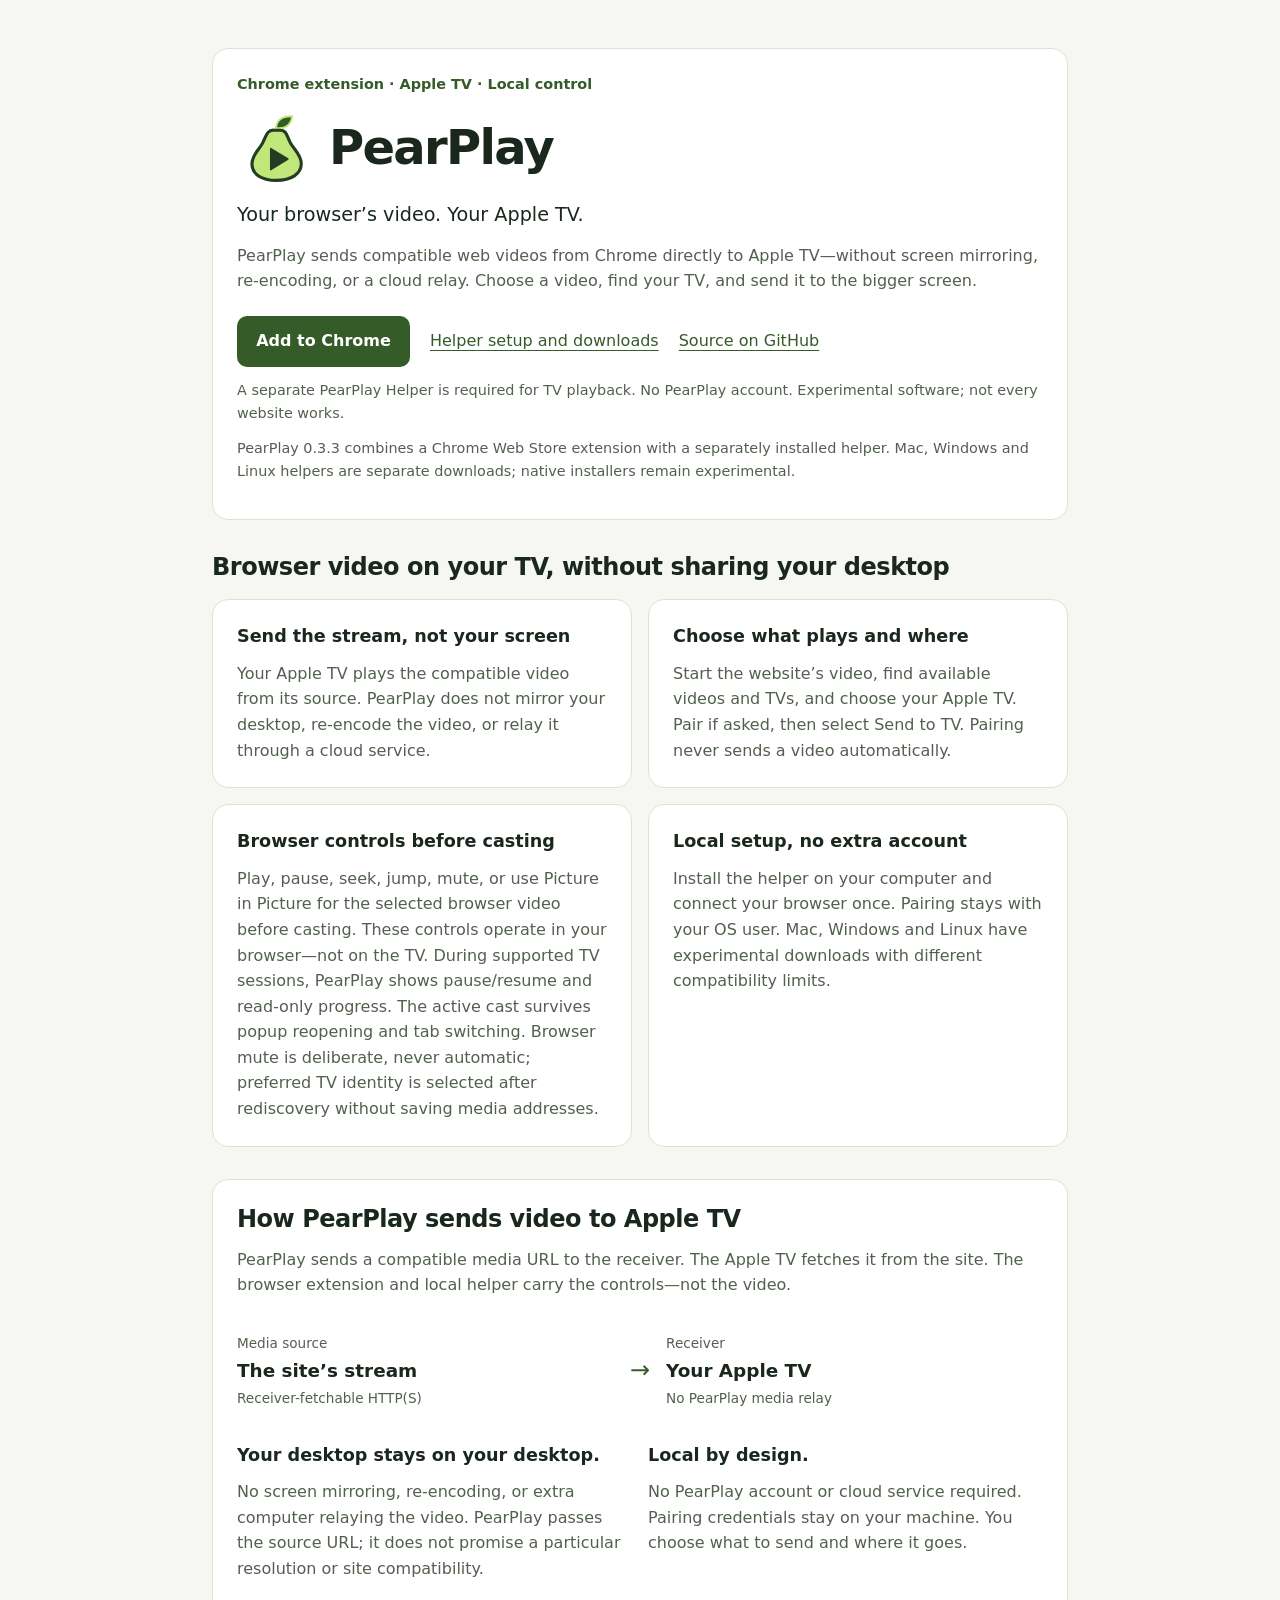
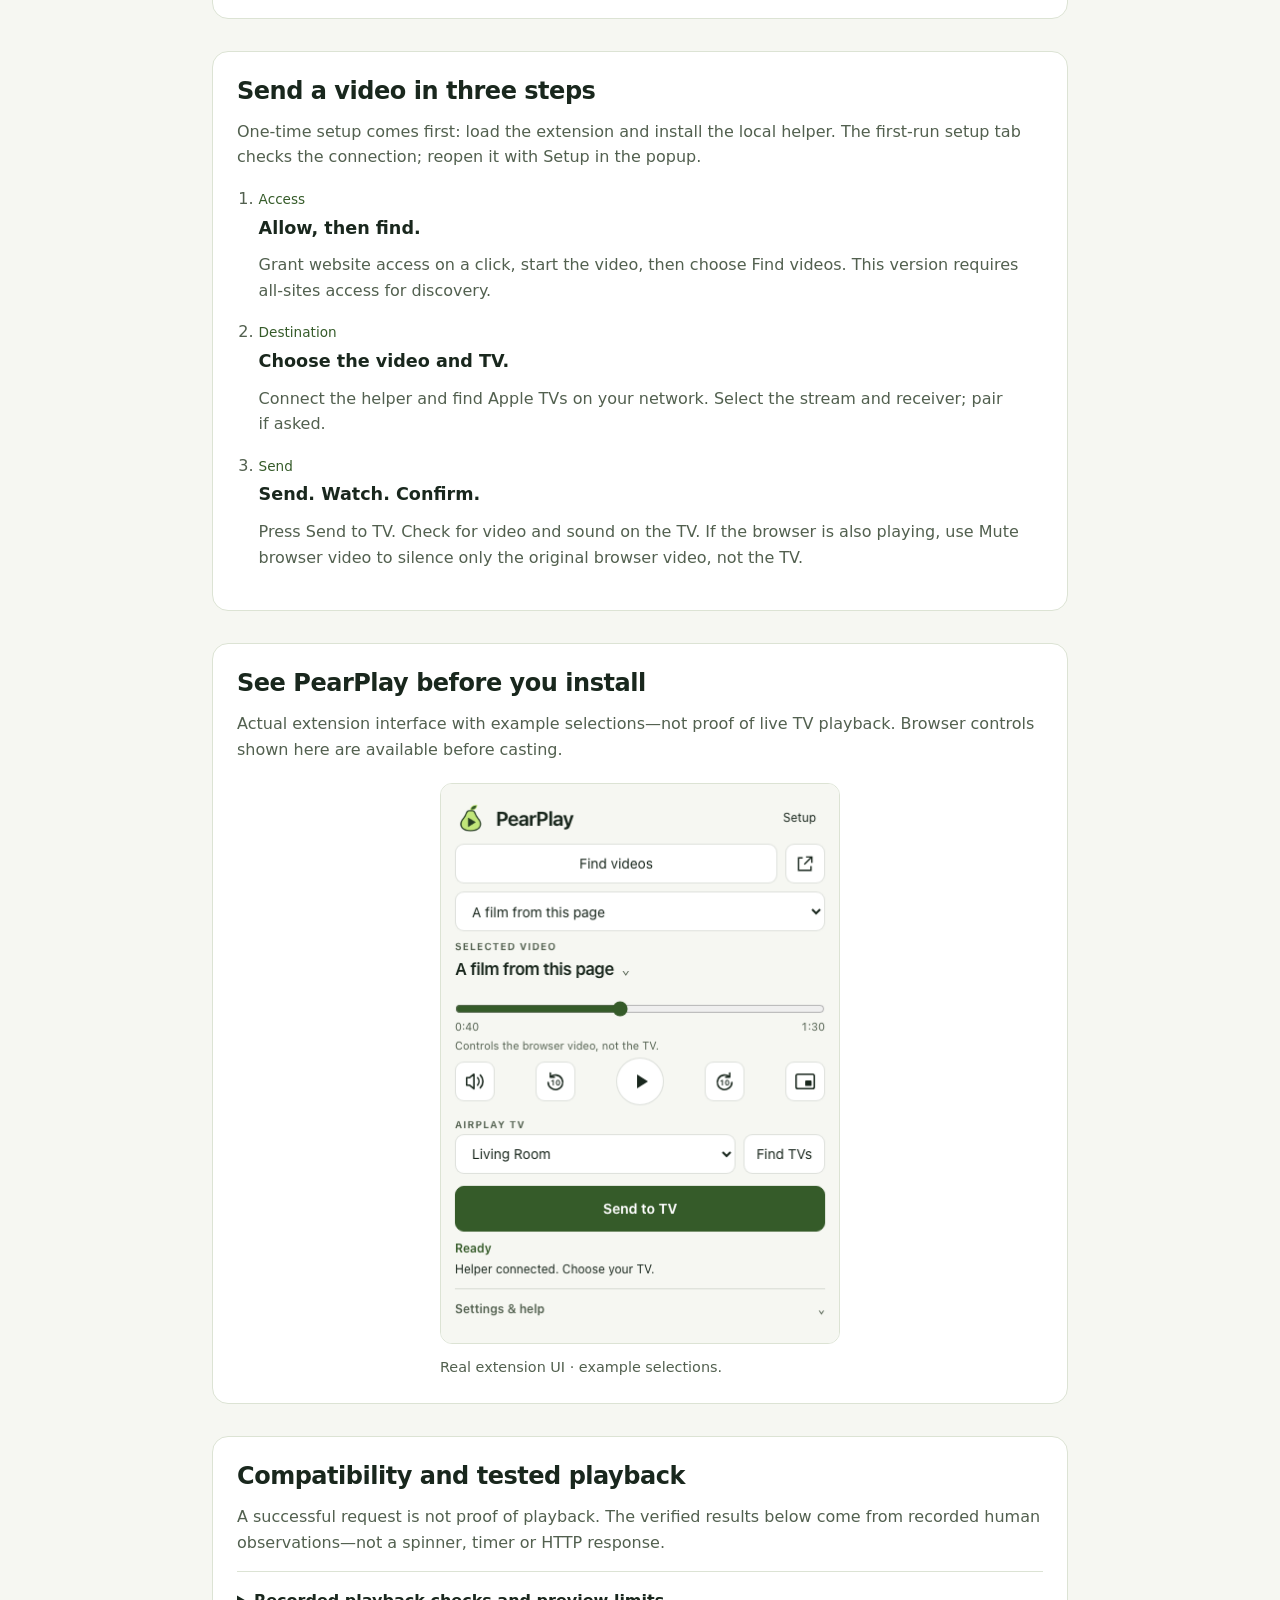
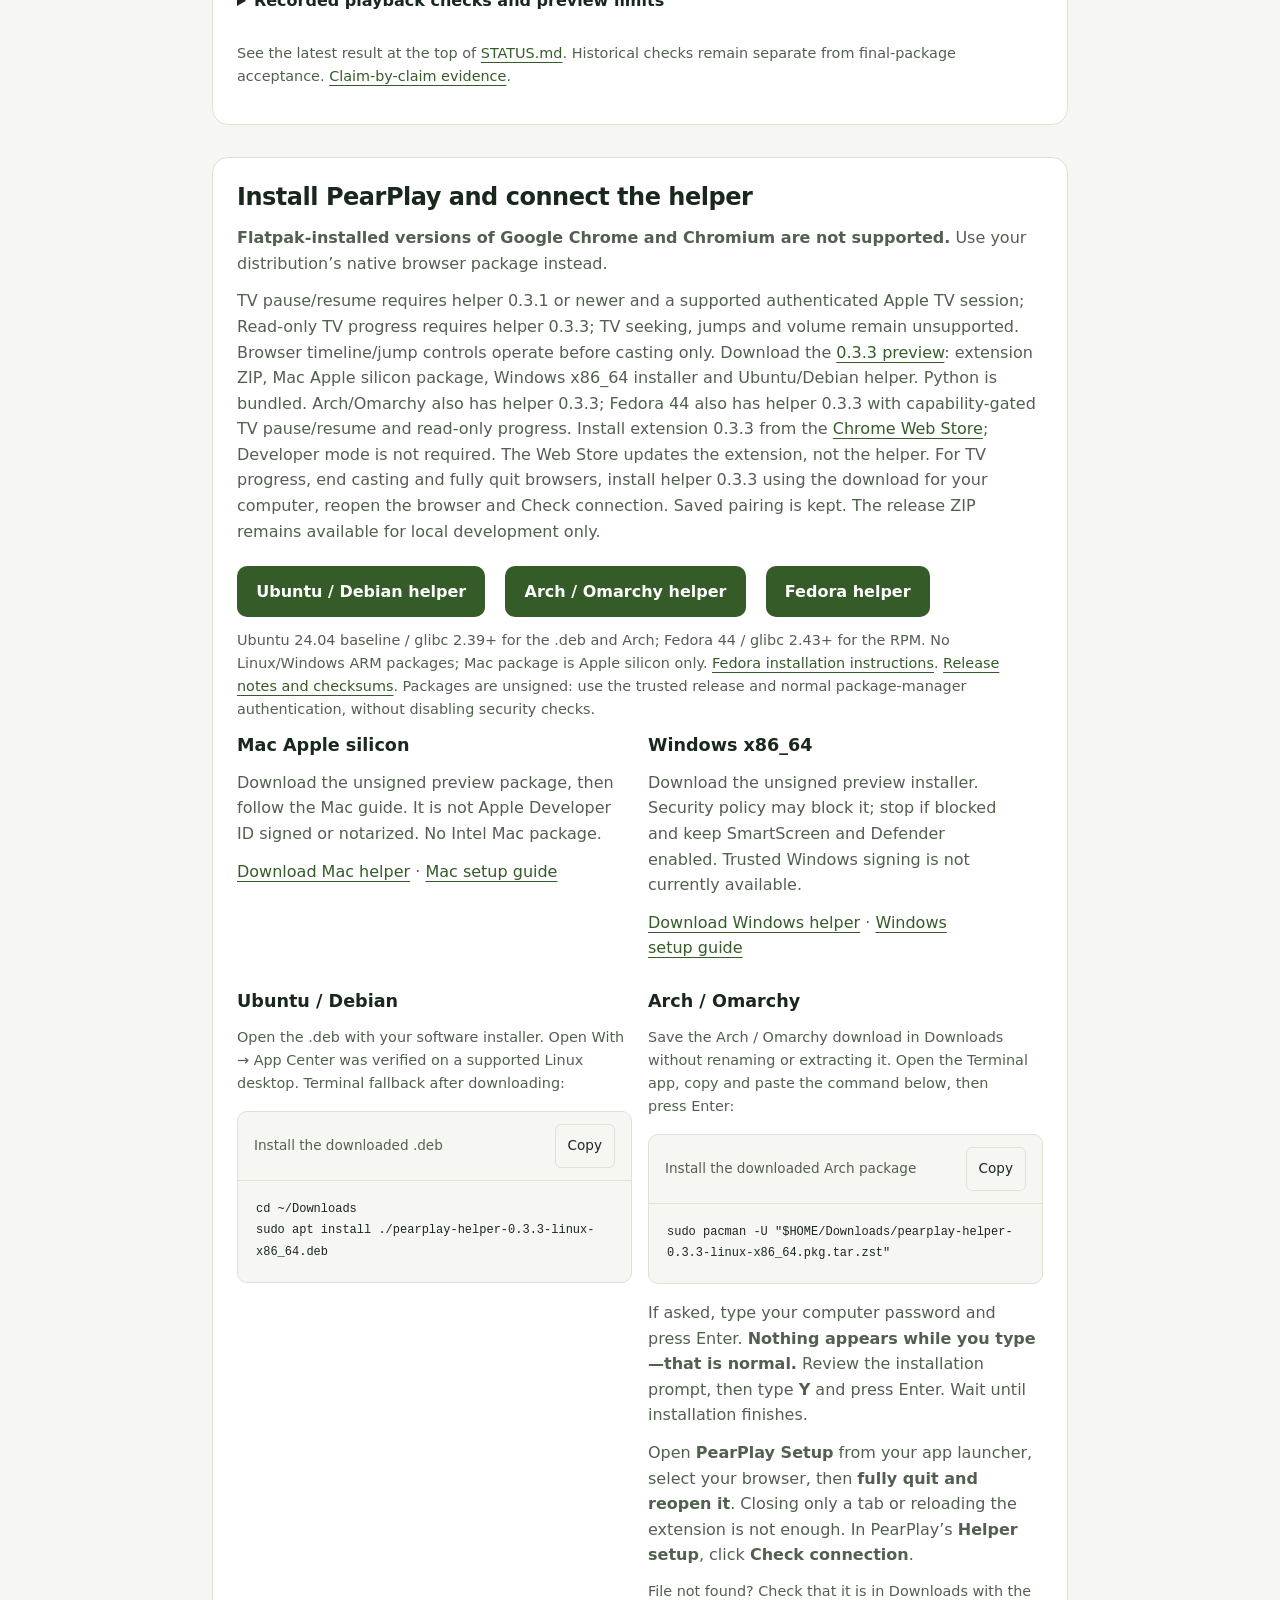
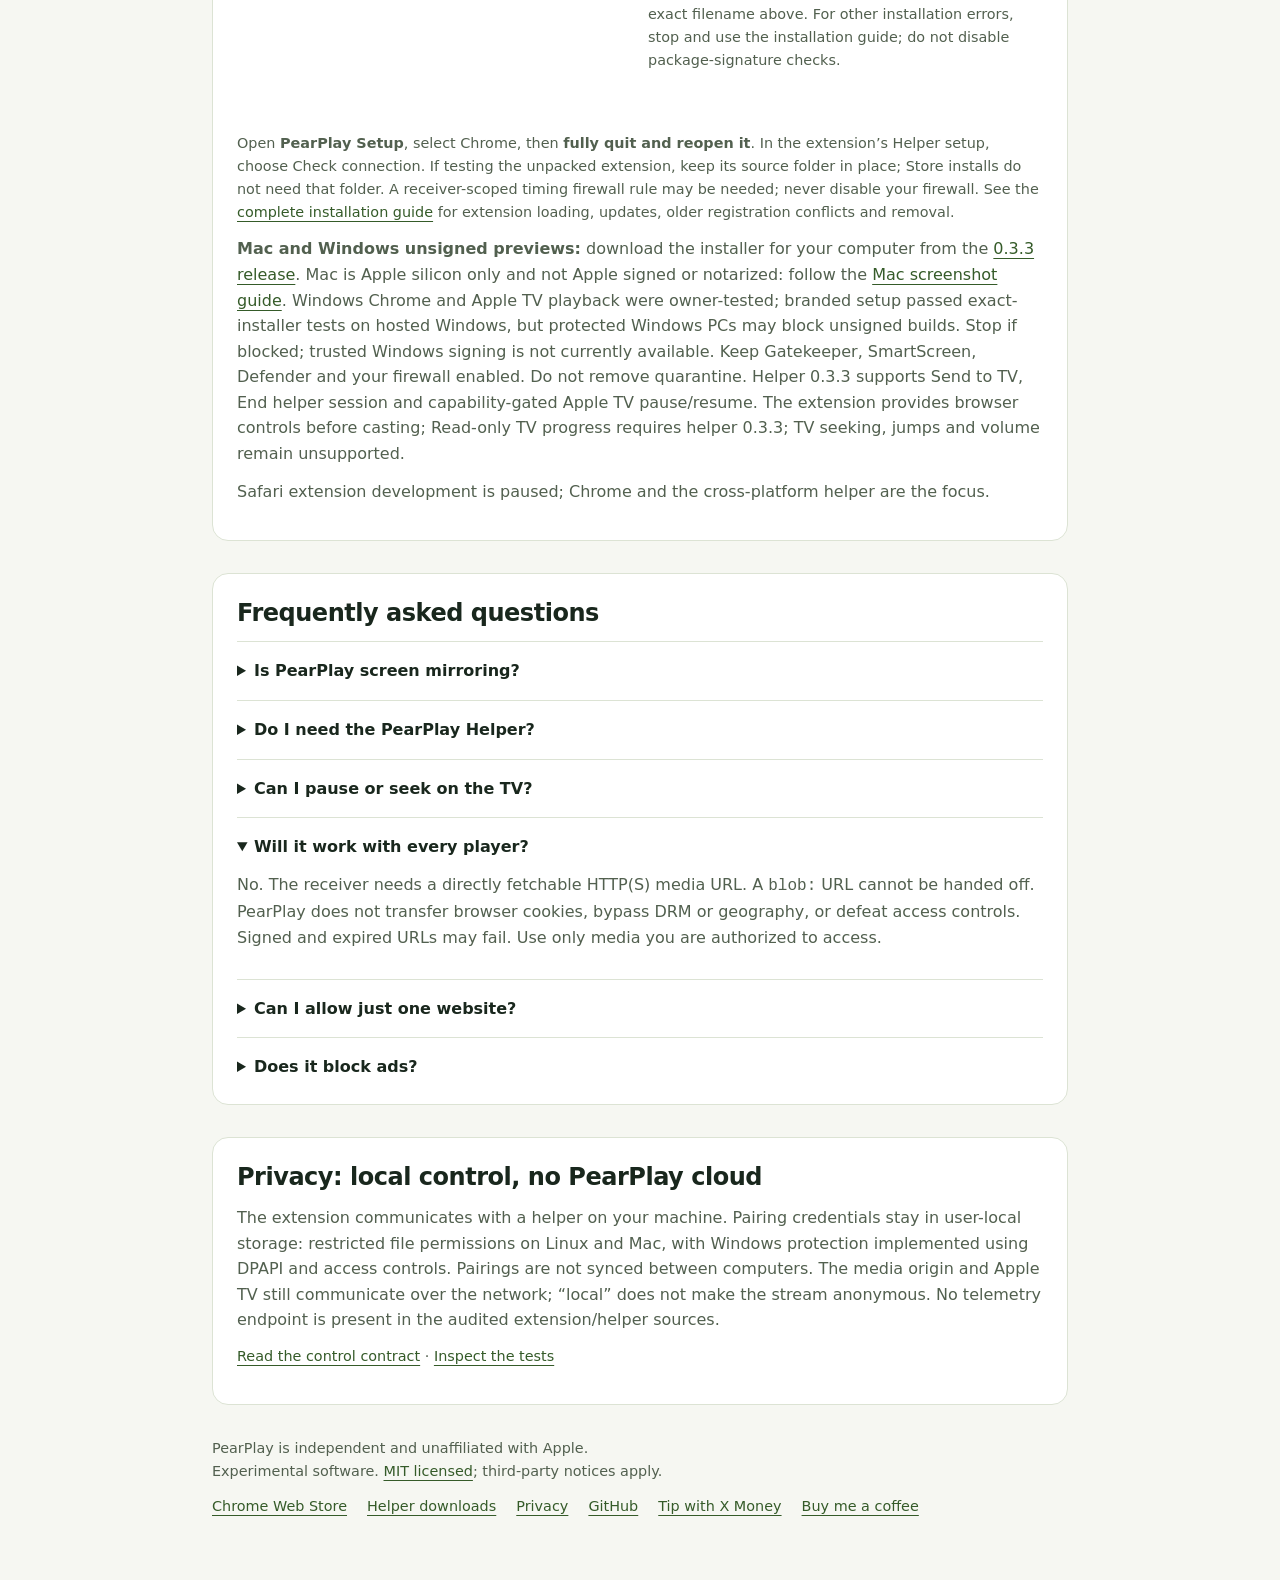
<file: docs/index.html>
<!doctype html>
<html lang="en"><head><meta charset="utf-8"><meta name="viewport" content="width=device-width,initial-scale=1">
<meta name="description" content="PearPlay is a Chrome extension for sending compatible web videos to Apple TV without screen mirroring. A local helper is required. Mac, Windows and Linux preview.">
<link rel="canonical" href="https://jcarcinogen.github.io/PearPlay/">
<meta property="og:type" content="website">
<meta property="og:site_name" content="PearPlay">
<meta property="og:url" content="https://jcarcinogen.github.io/PearPlay/">
<meta name="twitter:card" content="summary_large_image">
<meta property="og:title" content="PearPlay — Send Browser Video to Apple TV">
<meta property="og:description" content="Send compatible web videos from Chrome to Apple TV. No screen mirroring or cloud relay. Separate local helper required.">
<meta property="og:image" content="https://jcarcinogen.github.io/PearPlay/social-preview.png">
<meta name="color-scheme" content="dark light"><title>PearPlay — Send Browser Video to Apple TV</title>
<style>
:root{color-scheme:dark;--bg:#111914;--surface:#1a251d;--ink:#f4f7ed;--muted:#bac7b2;--accent:#c1e67a;--accent-ink:#172310;--line:#344639;font-family:system-ui,-apple-system,BlinkMacSystemFont,"Segoe UI",sans-serif}
*{box-sizing:border-box}html{scroll-padding-top:24px;-webkit-font-smoothing:antialiased}body{background:var(--bg);color:var(--ink);margin:0;font-size:16px;line-height:1.6}a{color:var(--accent);text-underline-offset:4px}a:hover{text-decoration-thickness:2px}button{font:inherit}a:focus-visible,button:focus-visible,summary:focus-visible{outline:3px solid var(--accent);outline-offset:4px}::selection{background:var(--accent);color:var(--accent-ink)}.wrap{max-width:56rem;margin:auto;padding:3rem 1.25rem 4rem}.card,section{background:var(--surface);border:1px solid var(--line);border-radius:16px;padding:1.5rem}section{margin-top:2rem}.hero{padding:1.5rem}.brand{display:flex;align-items:center;gap:.75rem;margin-bottom:.4rem}.brand img{width:clamp(3.5rem,7vw,5rem);height:auto;flex:none}.eyebrow{font-size:.9rem;font-weight:650;color:var(--accent);margin:0 0 .75rem}h1{font-size:clamp(2rem,5vw,3rem);line-height:1.15;letter-spacing:-.035em;margin:0;min-width:0}h2{font-size:1.5rem;line-height:1.3;letter-spacing:-.02em;margin:0 0 .75rem}h3{font-size:1.1rem;line-height:1.4;margin:0 0 .5rem}h1,h2,h3{text-wrap:balance}p{margin:.75rem 0;color:var(--muted);text-wrap:pretty}.intro{font-size:1.2rem;color:var(--ink)}.actions{display:flex;align-items:center;gap:.85rem 1.25rem;flex-wrap:wrap;margin-top:1.35rem}.button{display:inline-flex;justify-content:center;align-items:center;min-height:48px;padding:.8rem 1.2rem;border-radius:10px;background:var(--accent);color:var(--accent-ink);text-decoration:none;font-weight:650}.button:hover{color:var(--accent-ink);text-decoration:underline}.small,.install-note{font-size:.9rem}.feature-section{background:none;border:0;padding:0}.features,.facts,.truth,.install-grid{display:grid;grid-template-columns:repeat(2,minmax(0,1fr));gap:1rem}.features .card p{margin-bottom:0}.features{margin-top:1rem}.section-head{margin-bottom:1rem}.flow{display:grid;grid-template-columns:1fr auto 1fr;gap:1rem;align-items:center;padding:1rem 0}.flow strong{display:block;font-size:1.15rem}.flow .label,.flow small{color:var(--muted);font-size:.85rem}.arrow{color:var(--accent);font-size:1.5rem}.facts{margin-top:1rem}.steps{padding-left:1.35rem;color:var(--muted)}.steps li+li{margin-top:1rem}.steps h3{color:var(--ink);margin:.25rem 0}.step-number{font-size:.85rem;color:var(--accent)}.product{margin:1.25rem auto 0;width:min(100%,400px)}.product img{display:block;width:100%;height:auto;border:1px solid var(--line);border-radius:12px}.product figcaption{font-size:.9rem;color:var(--muted);margin-top:.75rem}.tag{display:block;color:var(--accent);font-size:.85rem;margin:.75rem 0}.truth ul{padding-left:1.25rem;color:var(--muted)}.truth li+li{margin-top:.5rem}.command{margin:1rem 0;border:1px solid var(--line);border-radius:10px;overflow:hidden;background:var(--bg)}.command header{display:flex;align-items:center;justify-content:space-between;gap:12px;padding:12px 16px;border-bottom:1px solid var(--line);font-size:.85rem;color:var(--muted)}.copy{border:1px solid var(--line);background:transparent;color:var(--ink);padding:6px 12px;border-radius:6px;cursor:pointer;min-height:44px}.copy:hover{background:var(--surface)}pre{white-space:pre-wrap;overflow-wrap:anywhere;font:12px/1.8 ui-monospace,SFMono-Regular,Consolas,monospace;padding:18px;margin:0}code{font-family:ui-monospace,SFMono-Regular,Consolas,monospace}#copy-status{min-height:24px;font-size:.9rem}details{border-top:1px solid var(--line);padding:1rem 0}summary{cursor:pointer;font-weight:650}.questions details:last-child{padding-bottom:0}footer{margin-top:2rem;font-size:.9rem}.footer-links{display:flex;flex-wrap:wrap;gap:.85rem 1.25rem}button:disabled{cursor:default}
@media(prefers-color-scheme:light){:root{color-scheme:light;--bg:#f6f7f2;--surface:#fff;--ink:#19271d;--muted:#52604f;--accent:#355b29;--accent-ink:#fff;--line:#dce3d4}}
@media(max-width:36rem){.wrap{padding-top:1.5rem}.features,.facts,.truth,.install-grid{grid-template-columns:1fr}.flow{grid-template-columns:1fr}.flow .arrow{transform:rotate(90deg);justify-self:center}.command header{flex-wrap:wrap}}
</style></head><body><div class="wrap">
<main id="top">
<header class="hero card">
<p class="eyebrow">Chrome extension · Apple TV · Local control</p>
<div class="brand"><img src="[data-uri]" alt="" aria-hidden="true" width="1024" height="1024"><h1>PearPlay</h1></div>
<p class="intro">Your browser’s video. Your Apple TV.</p>
<p>PearPlay sends compatible web videos from Chrome directly to Apple TV—without screen mirroring, re-encoding, or a cloud relay. Choose a video, find your TV, and send it to the bigger screen.</p>
<div class="actions"><a class="button" href="https://chromewebstore.google.com/detail/pearplay/eoadahoncjfpnennmkjifohclbafjkol">Add to Chrome</a><a href="#install">Helper setup and downloads</a><a href="https://github.com/jcarcinogen/PearPlay">Source on GitHub</a></div>
<p class="small">A separate PearPlay Helper is required for TV playback. No PearPlay account. Experimental software; not every website works.</p>
<p class="small">PearPlay 0.3.3 combines a Chrome Web Store extension with a separately installed helper. Mac, Windows and Linux helpers are separate downloads; native installers remain experimental.</p>
</header>
<section class="feature-section" aria-labelledby="features-heading"><h2 id="features-heading">Browser video on your TV, without sharing your desktop</h2><div class="features">
<article class="card"><h3>Send the stream, not your screen</h3><p>Your Apple TV plays the compatible video from its source. PearPlay does not mirror your desktop, re-encode the video, or relay it through a cloud service.</p></article>
<article class="card"><h3>Choose what plays and where</h3><p>Start the website’s video, find available videos and TVs, and choose your Apple TV. Pair if asked, then select Send to TV. Pairing never sends a video automatically.</p></article>
<article class="card"><h3>Browser controls before casting</h3><p>Play, pause, seek, jump, mute, or use Picture in Picture for the selected browser video before casting. These controls operate in your browser—not on the TV. During supported TV sessions, PearPlay shows pause/resume and read-only progress. The active cast survives popup reopening and tab switching. Browser mute is deliberate, never automatic; preferred TV identity is selected after rediscovery without saving media addresses.</p></article>
<article class="card"><h3>Local setup, no extra account</h3><p>Install the helper on your computer and connect your browser once. Pairing stays with your OS user. Mac, Windows and Linux have experimental downloads with different compatibility limits.</p></article>
</div></section>
<section id="how"><div class="section-head"><h2>How PearPlay sends video to Apple TV</h2><p>PearPlay sends a compatible media URL to the receiver. The Apple TV fetches it from the site. The browser extension and local helper carry the controls—not the video.</p></div><div class="flow" aria-label="The media source sends video directly to Apple TV"><div><span class="label">Media source</span><strong>The site’s stream</strong><small>Receiver-fetchable HTTP(S)</small></div><span class="arrow" aria-hidden="true">→</span><div><span class="label">Receiver</span><strong>Your Apple TV</strong><small>No PearPlay media relay</small></div></div><div class="facts"><article><h3>Your desktop stays on your desktop.</h3><p>No screen mirroring, re-encoding, or extra computer relaying the video. PearPlay passes the source URL; it does not promise a particular resolution or site compatibility.</p></article><article><h3>Local by design.</h3><p>No PearPlay account or cloud service required. Pairing credentials stay on your machine. You choose what to send and where it goes.</p></article></div></section>
<section><div class="section-head"><h2>Send a video in three steps</h2><p>One-time setup comes first: load the extension and install the local helper. The first-run setup tab checks the connection; reopen it with Setup in the popup.</p></div><ol class="steps"><li><span class="step-number">Access</span><h3>Allow, then find.</h3><p>Grant website access on a click, start the video, then choose Find videos. This version requires all-sites access for discovery.</p></li><li><span class="step-number">Destination</span><h3>Choose the video and TV.</h3><p>Connect the helper and find Apple TVs on your network. Select the stream and receiver; pair if asked.</p></li><li><span class="step-number">Send</span><h3>Send. Watch. Confirm.</h3><p>Press Send to TV. Check for video and sound on the TV. If the browser is also playing, use Mute browser video to silence only the original browser video, not the TV.</p></li></ol></section>
<section aria-labelledby="preview-heading"><h2 id="preview-heading">See PearPlay before you install</h2><p>Actual extension interface with example selections—not proof of live TV playback. Browser controls shown here are available before casting.</p><figure class="product"><picture><source media="(prefers-color-scheme: light)" srcset="[data-uri]"><img src="[data-uri]" alt="Real PearPlay popup showing browser-video controls before casting with example data" width="400" height="566"></picture><figcaption>Real extension UI · example selections.</figcaption></figure></section>
<section id="status"><div class="section-head"><h2>Compatibility and tested playback</h2><p>A successful request is not proof of playback. The verified results below come from recorded human observations—not a spinner, timer or HTTP response.</p></div><details><summary>Recorded playback checks and preview limits</summary><div class="truth"><article><span class="tag">Human-confirmed</span><h3>Linux Chrome, Brave and Chromium + Apple TV</h3><ul><li>Playback was verified through the extension and Linux helper in Chrome, Brave and Chromium. Chrome video and audible sound were separately confirmed on a tested stream.</li><li>A pre-roll-to-program transition on that tested stream. PearPlay does not block ads.</li><li>Helper-session end stopped that tested session, and recasting worked. This is not a general stop guarantee.</li><li>Public HLS video and audio through the earlier command adapter.</li></ul></article><article><span class="tag">Preview boundaries</span><h3>Broader compatibility</h3><ul><li>Mac Chrome picture and sound worked on an official Apple TV with a tested MP4. Mac and Windows installers are unsigned previews. Windows Apple TV picture, sound and pause/resume were owner-tested; the fully branded installer passed hosted installation tests but unsigned builds may be blocked by Application Control. Stop if blocked; trusted Windows signing is not currently available.</li><li>Audio and broader stream compatibility in Brave and Chromium have not been separately documented.</li><li>Other AirPlay TVs: playback unverified. Not every website works.</li><li>End helper session closes the helper connection; it does not confirm the TV stopped.</li></ul></article></div></details><p class="small">See the latest result at the top of <a href="https://github.com/jcarcinogen/PearPlay/blob/main/STATUS.md">STATUS.md</a>. Historical checks remain separate from final-package acceptance. <a href="https://github.com/jcarcinogen/PearPlay/blob/main/docs/claims.md">Claim-by-claim evidence</a>.</p></section>
<section id="install"><h2>Install PearPlay and connect the helper</h2><p><strong>Flatpak-installed versions of Google Chrome and Chromium are not supported.</strong> Use your distribution’s native browser package instead.</p><p class="install-intro">TV pause/resume requires helper 0.3.1 or newer and a supported authenticated Apple TV session; Read-only TV progress requires helper 0.3.3; TV seeking, jumps and volume remain unsupported. Browser timeline/jump controls operate before casting only. Download the <a href="https://github.com/jcarcinogen/PearPlay/releases/tag/v0.3.3">0.3.3 preview</a>: extension ZIP, Mac Apple silicon package, Windows x86_64 installer and Ubuntu/Debian helper. Python is bundled. Arch/Omarchy also has helper 0.3.3; Fedora 44 also has helper 0.3.3 with capability-gated TV pause/resume and read-only progress. Install extension 0.3.3 from the <a href="https://chromewebstore.google.com/detail/pearplay/eoadahoncjfpnennmkjifohclbafjkol">Chrome Web Store</a>; Developer mode is not required. The Web Store updates the extension, not the helper. For TV progress, end casting and fully quit browsers, install helper 0.3.3 using the download for your computer, reopen the browser and Check connection. Saved pairing is kept. The release ZIP remains available for local development only.</p><div class="actions"><a class="button" href="https://github.com/jcarcinogen/PearPlay/releases/download/v0.3.3/pearplay-helper-0.3.3-linux-x86_64.deb">Ubuntu / Debian helper</a><a class="button" href="https://github.com/jcarcinogen/PearPlay/releases/download/v0.3.3/pearplay-helper-0.3.3-linux-x86_64.pkg.tar.zst">Arch / Omarchy helper</a><a class="button" href="https://github.com/jcarcinogen/PearPlay/releases/download/v0.3.3/pearplay-helper-0.3.3-linux-x86_64.rpm">Fedora helper</a></div><p class="small">Ubuntu 24.04 baseline / glibc 2.39+ for the .deb and Arch; Fedora 44 / glibc 2.43+ for the RPM. No Linux/Windows ARM packages; Mac package is Apple silicon only. <a href="https://github.com/jcarcinogen/PearPlay/blob/main/docs/fedora-install.md">Fedora installation instructions</a>. <a href="https://github.com/jcarcinogen/PearPlay/releases/tag/v0.3.3">Release notes and checksums</a>. Packages are unsigned: use the trusted release and normal package-manager authentication, without disabling security checks.</p><div class="install-grid"><article><h3>Mac Apple silicon</h3><p>Download the unsigned preview package, then follow the Mac guide. It is not Apple Developer ID signed or notarized. No Intel Mac package.</p><p><a href="https://github.com/jcarcinogen/PearPlay/releases/download/v0.3.3/pearplay-helper-0.3.3-darwin-arm64-development.pkg">Download Mac helper</a> · <a href="https://github.com/jcarcinogen/PearPlay/blob/main/docs/mac-install.md">Mac setup guide</a></p></article><article><h3>Windows x86_64</h3><p>Download the unsigned preview installer. Security policy may block it; stop if blocked and keep SmartScreen and Defender enabled. Trusted Windows signing is not currently available.</p><p><a href="https://github.com/jcarcinogen/PearPlay/releases/download/v0.3.3/pearplay-helper-0.3.3-windows-x86_64-unsigned.exe">Download Windows helper</a> · <a href="https://github.com/jcarcinogen/PearPlay/blob/main/docs/windows-helper.md">Windows setup guide</a></p></article><article><h3>Ubuntu / Debian</h3><p class="small">Open the .deb with your software installer. Open With → App Center was verified on a supported Linux desktop. Terminal fallback after downloading:</p><div class="command"><header><span>Install the downloaded .deb</span><button class="copy" data-copy="setup">Copy</button></header><pre id="setup">cd ~/Downloads
sudo apt install ./pearplay-helper-0.3.3-linux-x86_64.deb</pre></div></article><article><h3>Arch / Omarchy</h3><p class="small">Save the Arch / Omarchy download in Downloads without renaming or extracting it. Open the Terminal app, copy and paste the command below, then press Enter:</p><div class="command"><header><span>Install the downloaded Arch package</span><button class="copy" data-copy="linux">Copy</button></header><pre id="linux">sudo pacman -U "$HOME/Downloads/pearplay-helper-0.3.3-linux-x86_64.pkg.tar.zst"</pre></div><p>If asked, type your computer password and press Enter. <strong>Nothing appears while you type—that is normal.</strong> Review the installation prompt, then type <strong>Y</strong> and press Enter. Wait until installation finishes.</p><p>Open <strong>PearPlay Setup</strong> from your app launcher, select your browser, then <strong>fully quit and reopen it</strong>. Closing only a tab or reloading the extension is not enough. In PearPlay’s <strong>Helper setup</strong>, click <strong>Check connection</strong>.</p><p class="small">File not found? Check that it is in Downloads with the exact filename above. For other installation errors, stop and use the installation guide; do not disable package-signature checks.</p></article></div><p id="copy-status" role="status" aria-live="polite"></p><p class="install-note">Open <strong>PearPlay Setup</strong>, select Chrome, then <strong>fully quit and reopen it</strong>. In the extension’s Helper setup, choose Check connection. If testing the unpacked extension, keep its source folder in place; Store installs do not need that folder. A receiver-scoped timing firewall rule may be needed; never disable your firewall. See the <a href="https://github.com/jcarcinogen/PearPlay/blob/main/docs/install.md">complete installation guide</a> for extension loading, updates, older registration conflicts and removal.</p><p><strong>Mac and Windows unsigned previews:</strong> download the installer for your computer from the <a href="https://github.com/jcarcinogen/PearPlay/releases/tag/v0.3.3">0.3.3 release</a>. Mac is Apple silicon only and not Apple signed or notarized: follow the <a href="https://github.com/jcarcinogen/PearPlay/blob/main/docs/mac-install.md">Mac screenshot guide</a>. Windows Chrome and Apple TV playback were owner-tested; branded setup passed exact-installer tests on hosted Windows, but protected Windows PCs may block unsigned builds. Stop if blocked; trusted Windows signing is not currently available. Keep Gatekeeper, SmartScreen, Defender and your firewall enabled. Do not remove quarantine. Helper 0.3.3 supports Send to TV, End helper session and capability-gated Apple TV pause/resume. The extension provides browser controls before casting; Read-only TV progress requires helper 0.3.3; TV seeking, jumps and volume remain unsupported.</p><p>Safari extension development is paused; Chrome and the cross-platform helper are the focus.</p></section>
<section class="faq"><h2>Frequently asked questions</h2><div class="questions"><details><summary>Is PearPlay screen mirroring?</summary><p>No. PearPlay hands a compatible video URL to the Apple TV, which fetches the stream directly. Your desktop stays on your computer. The TV must be able to access the video without your browser’s cookies.</p></details><details><summary>Do I need the PearPlay Helper?</summary><p>Yes, for TV playback. Install the helper for your computer, open PearPlay Setup, connect your browser, and fully quit and reopen it. The Chrome extension alone does not provide the connection to Apple TV.</p></details><details><summary>Can I pause or seek on the TV?</summary><p>Pause TV and Resume TV require helper 0.3.1 or newer and a supported authenticated Apple TV session. Read-only TV progress needs helper 0.3.3; TV seeking, jumps and volume are unsupported; use the TV remote. End helper session closes the helper connection and does not guarantee the TV stops.</p></details><details open><summary>Will it work with every player?</summary><p>No. The receiver needs a directly fetchable HTTP(S) media URL. A <code>blob:</code> URL cannot be handed off. PearPlay does not transfer browser cookies, bypass DRM or geography, or defeat access controls. Signed and expired URLs may fail. Use only media you are authorized to access.</p></details><details><summary>Can I allow just one website?</summary><p>The popup offers a per-site grant, but Find videos currently stays disabled without all-sites access. That limitation is disclosed rather than presented as working site-only discovery. Access is requested on a click, not silently at install.</p></details><details><summary>Does it block ads?</summary><p>No. PearPlay respects normal ad delivery and does not bypass DRM, geography or access controls. A pre-roll-to-program transition was observed on one tested stream; that does not establish compatibility with every service.</p></details></div></section>
<section><h2>Privacy: local control, no PearPlay cloud</h2><p class="privacy">The extension communicates with a helper on your machine. Pairing credentials stay in user-local storage: restricted file permissions on Linux and Mac, with Windows protection implemented using DPAPI and access controls. Pairings are not synced between computers. The media origin and Apple TV still communicate over the network; “local” does not make the stream anonymous. No telemetry endpoint is present in the audited extension/helper sources.</p><p class="small"><a href="https://github.com/jcarcinogen/PearPlay/blob/main/contract/v1.md">Read the control contract</a> · <a href="https://github.com/jcarcinogen/PearPlay/tree/main/tests">Inspect the tests</a></p></section>
</main><footer><p>PearPlay is independent and unaffiliated with Apple.<br>Experimental software. <a href="https://github.com/jcarcinogen/PearPlay/blob/main/LICENSE">MIT licensed</a>; third-party notices apply.</p><div class="footer-links"><a href="https://chromewebstore.google.com/detail/pearplay/eoadahoncjfpnennmkjifohclbafjkol">Chrome Web Store</a><a href="#install">Helper downloads</a><a href="privacy.html">Privacy</a><a href="https://github.com/jcarcinogen/PearPlay">GitHub</a><a href="https://x.com/scottito22">Tip with X Money</a><a href="https://ko-fi.com/scottangel">Buy me a coffee</a></div></footer></div>
<script type="application/ld+json">
{"@context": "https://schema.org", "@type": "SoftwareApplication", "name": "PearPlay", "url": "https://jcarcinogen.github.io/PearPlay/", "description": "Chrome extension for sending compatible browser video to Apple TV without screen mirroring. Separate local helper required; experimental Mac, Windows and Linux downloads.", "applicationCategory": "MultimediaApplication", "operatingSystem": "Chrome on Windows, macOS and Linux", "downloadUrl": "https://chromewebstore.google.com/detail/pearplay/eoadahoncjfpnennmkjifohclbafjkol"}
</script>
<script>
for(const button of document.querySelectorAll('[data-copy]')) button.addEventListener('click',async()=>{
  const block=document.getElementById(button.dataset.copy);
  const status=document.getElementById('copy-status');
  try {
    await navigator.clipboard.writeText(block.textContent);
    status.textContent='Copied. Review the command before running it.';
    button.textContent='Copied';
  } catch {
    const range=document.createRange();range.selectNodeContents(block);
    const selection=window.getSelection();selection.removeAllRanges();selection.addRange(range);
    status.textContent='Clipboard access is unavailable. The command is selected; press Ctrl+C or Command+C.';
  }
});
</script></body></html>
</file>
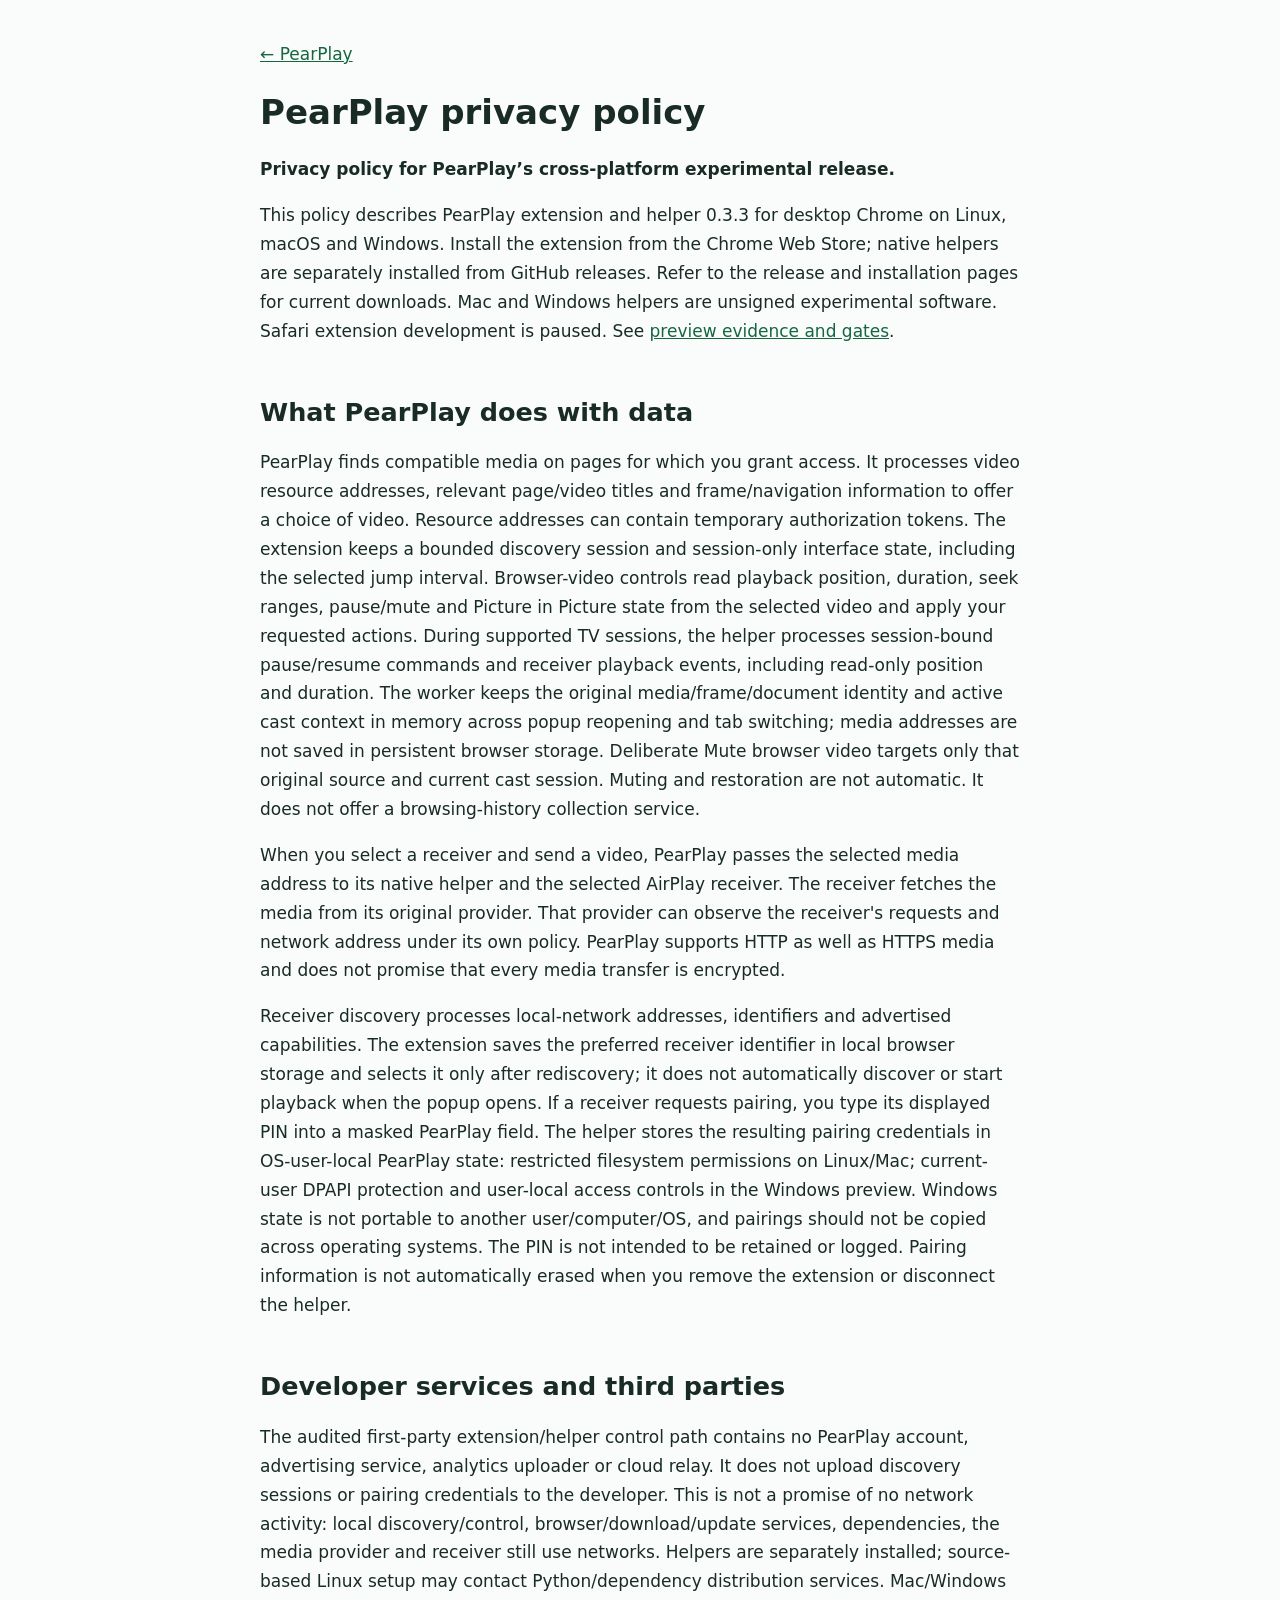
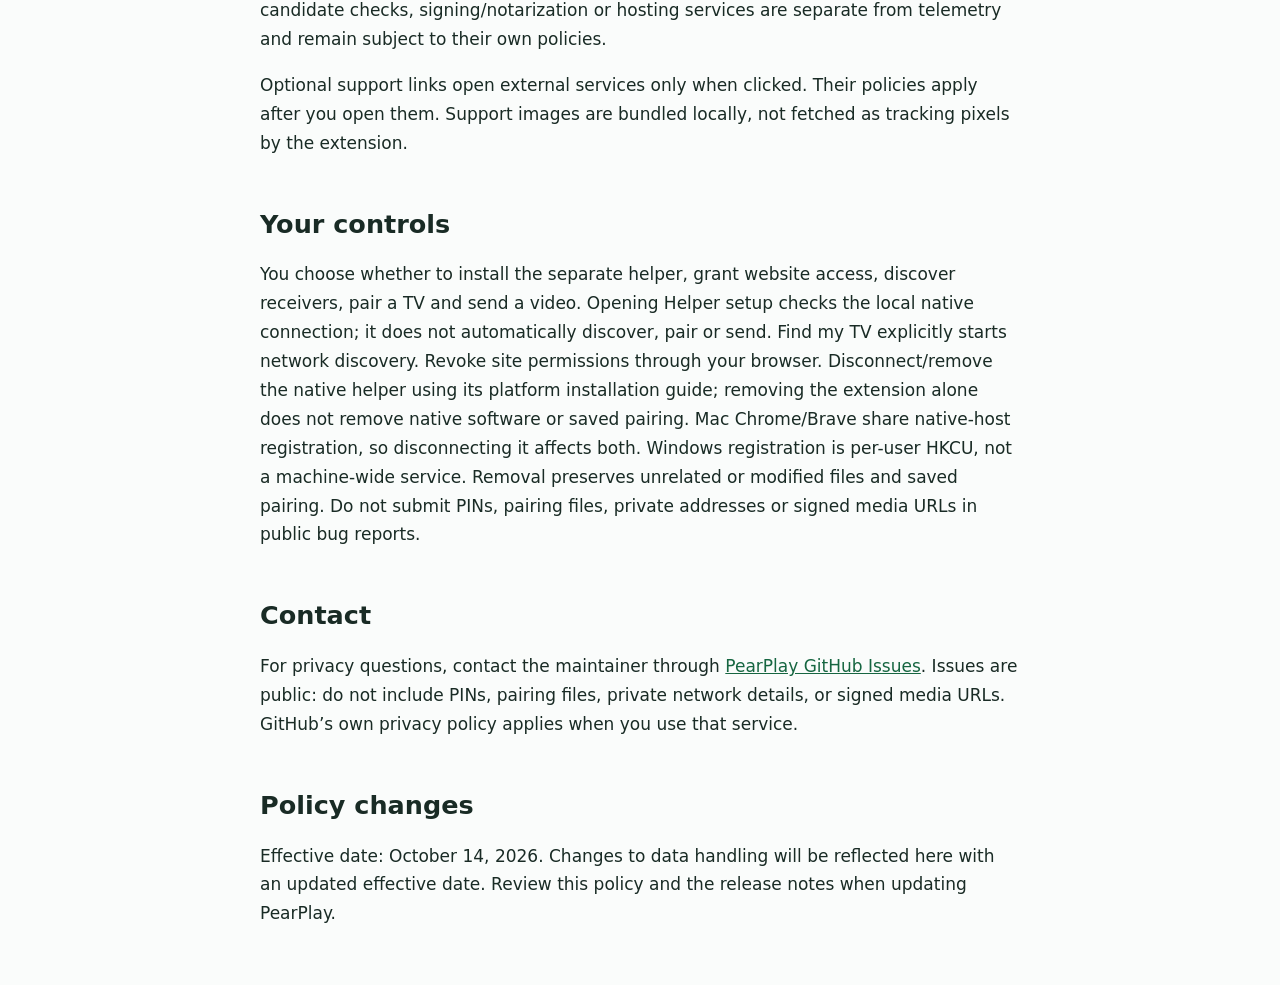
<file: docs/privacy.html>
<!doctype html>
<html lang="en"><head><meta charset="utf-8"><meta name="viewport" content="width=device-width,initial-scale=1"><meta name="description" content="PearPlay privacy policy: local video discovery, TV pairing, and your controls."><title>PearPlay Privacy Policy</title><style>body{font:17px/1.7 system-ui,sans-serif;color:#192b25;background:#fafcfb;margin:0}main{max-width:760px;margin:auto;padding:40px 24px}a{color:#166641}h1,h2{line-height:1.2}h2{margin-top:2em}</style></head><body><main><nav><a href="./">← PearPlay</a></nav>
<h1>PearPlay privacy policy</h1>
<p><strong>Privacy policy for PearPlay’s cross-platform experimental release.</strong></p>
<p>This policy describes PearPlay extension and helper 0.3.3 for desktop Chrome on Linux, macOS and Windows. Install the extension from the Chrome Web Store; native helpers are separately installed from GitHub releases. Refer to the release and installation pages for current downloads. Mac and Windows helpers are unsigned experimental software. Safari extension development is paused. See <a href="cross-platform-preview.md">preview evidence and gates</a>.</p>
<h2>What PearPlay does with data</h2>
<p>PearPlay finds compatible media on pages for which you grant access. It processes video resource addresses, relevant page/video titles and frame/navigation information to offer a choice of video. Resource addresses can contain temporary authorization tokens. The extension keeps a bounded discovery session and session-only interface state, including the selected jump interval. Browser-video controls read playback position, duration, seek ranges, pause/mute and Picture in Picture state from the selected video and apply your requested actions. During supported TV sessions, the helper processes session-bound pause/resume commands and receiver playback events, including read-only position and duration. The worker keeps the original media/frame/document identity and active cast context in memory across popup reopening and tab switching; media addresses are not saved in persistent browser storage. Deliberate Mute browser video targets only that original source and current cast session. Muting and restoration are not automatic. It does not offer a browsing-history collection service.</p>
<p>When you select a receiver and send a video, PearPlay passes the selected media address to its native helper and the selected AirPlay receiver. The receiver fetches the media from its original provider. That provider can observe the receiver's requests and network address under its own policy. PearPlay supports HTTP as well as HTTPS media and does not promise that every media transfer is encrypted.</p>
<p>Receiver discovery processes local-network addresses, identifiers and advertised capabilities. The extension saves the preferred receiver identifier in local browser storage and selects it only after rediscovery; it does not automatically discover or start playback when the popup opens. If a receiver requests pairing, you type its displayed PIN into a masked PearPlay field. The helper stores the resulting pairing credentials in OS-user-local PearPlay state: restricted filesystem permissions on Linux/Mac; current-user DPAPI protection and user-local access controls in the Windows preview. Windows state is not portable to another user/computer/OS, and pairings should not be copied across operating systems. The PIN is not intended to be retained or logged. Pairing information is not automatically erased when you remove the extension or disconnect the helper.</p>
<h2>Developer services and third parties</h2>
<p>The audited first-party extension/helper control path contains no PearPlay account, advertising service, analytics uploader or cloud relay. It does not upload discovery sessions or pairing credentials to the developer. This is not a promise of no network activity: local discovery/control, browser/download/update services, dependencies, the media provider and receiver still use networks. Helpers are separately installed; source-based Linux setup may contact Python/dependency distribution services. Mac/Windows candidate checks, signing/notarization or hosting services are separate from telemetry and remain subject to their own policies.</p>
<p>Optional support links open external services only when clicked. Their policies apply after you open them. Support images are bundled locally, not fetched as tracking pixels by the extension.</p>
<h2>Your controls</h2>
<p>You choose whether to install the separate helper, grant website access, discover receivers, pair a TV and send a video. Opening Helper setup checks the local native connection; it does not automatically discover, pair or send. Find my TV explicitly starts network discovery. Revoke site permissions through your browser. Disconnect/remove the native helper using its platform installation guide; removing the extension alone does not remove native software or saved pairing. Mac Chrome/Brave share native-host registration, so disconnecting it affects both. Windows registration is per-user HKCU, not a machine-wide service. Removal preserves unrelated or modified files and saved pairing. Do not submit PINs, pairing files, private addresses or signed media URLs in public bug reports.</p>
<h2>Contact</h2>
<p>For privacy questions, contact the maintainer through <a href="https://github.com/jcarcinogen/PearPlay/issues">PearPlay GitHub Issues</a>. Issues are public: do not include PINs, pairing files, private network details, or signed media URLs. GitHub’s own privacy policy applies when you use that service.</p>
<h2>Policy changes</h2>
<p>Effective date: October 14, 2026. Changes to data handling will be reflected here with an updated effective date. Review this policy and the release notes when updating PearPlay.</p>
</main></body></html>
</file>
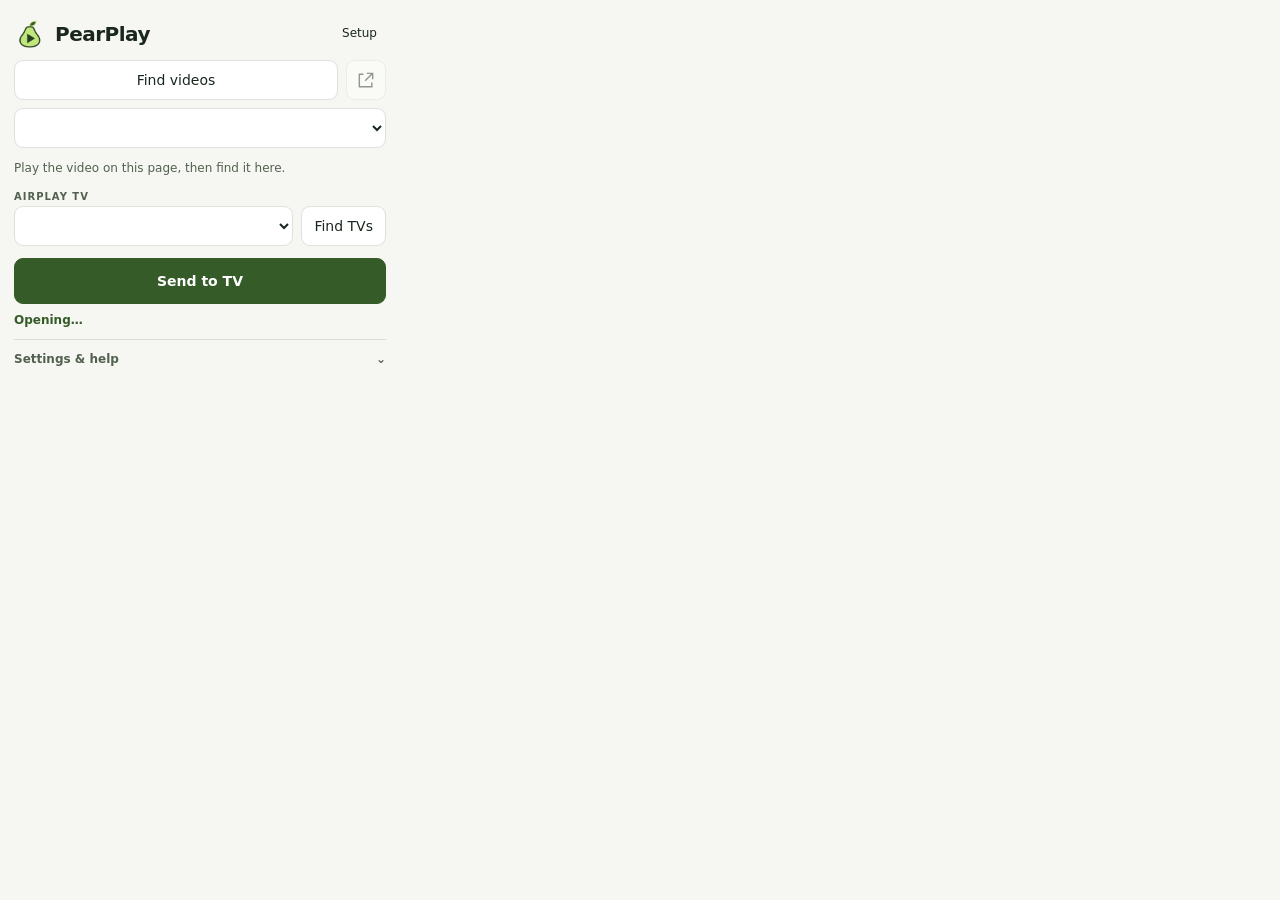
<file: extension/popup.html>
<!doctype html>
<html lang="en">
<head>
<meta charset="utf-8">
<meta name="viewport" content="width=device-width,initial-scale=1">
<title>PearPlay</title>
<style>
:root{color-scheme:light dark;--bg:#f6f7f2;--surface:#fff;--ink:#19271d;--muted:#52604f;--accent:#355b29;--accent-ink:#fff;--line:#76816c;--soft:color-mix(in srgb,var(--line) 24%,transparent);--error:#9c322d}
@media(prefers-color-scheme:dark){:root{--bg:#111914;--surface:#1a251d;--ink:#f4f7ed;--muted:#bac7b2;--accent:#c1e67a;--accent-ink:#172310;--line:#819277;--error:#ffb4a9}}
*{box-sizing:border-box}
html{width:400px}
body{width:400px;margin:0;padding:14px;font:14px/1.45 system-ui;background:var(--bg);color:var(--ink);-webkit-font-smoothing:antialiased}
header{display:flex;align-items:center;gap:9px;margin-bottom:6px}
header img{width:32px;height:32px;flex-shrink:0}
h1{font-size:20px;font-weight:650;letter-spacing:-.5px;margin:0}
h2{font-size:13px;margin:0;font-weight:650}
p{margin:0;overflow-wrap:anywhere}
button,select,input{font:inherit;border:1px solid var(--soft);border-radius:9px;background:var(--surface);color:var(--ink);padding:8px 12px;min-height:40px;min-width:0}
button{cursor:pointer;display:inline-flex;align-items:center;justify-content:center;gap:8px;transition:background-color 120ms,color 120ms}
button:hover:not(:disabled){background:color-mix(in srgb,var(--accent) 10%,var(--surface))}
button:active:not(:disabled){background:color-mix(in srgb,var(--accent) 18%,var(--surface))}
button:disabled,input:disabled,select:disabled{opacity:.45;cursor:default}
button:focus-visible,select:focus-visible,summary:focus-visible,input:focus-visible,a:focus-visible{outline:3px solid var(--accent);outline-offset:2px}
select,input{width:100%}
select{text-overflow:ellipsis;padding-right:24px}
.timeline{margin-top:4px}
#browserPosition{display:block;width:100%;height:40px;margin:0;accent-color:var(--accent);cursor:pointer}
.times{display:flex;justify-content:space-between;gap:8px;margin-top:-5px;color:var(--muted);font-size:11px;font-variant-numeric:tabular-nums}
#browserHint{font-size:11px;color:var(--muted);margin-top:4px}
.transport{display:flex;align-items:center;justify-content:space-between;gap:8px;margin:8px 0 12px}
.icon{width:40px;min-width:40px;height:40px;padding:9px}
.icon>span{display:flex;align-items:center;justify-content:center}
#browserPlay{width:48px;height:48px;border-radius:50%}
#browserPlay svg{width:24px;height:24px}
.seek svg{width:26px;height:26px}
.seconds{font-size:8.5px;font-weight:600;fill:currentColor;stroke:none;font-variant-numeric:tabular-nums}

.transport svg{width:22px;height:22px;flex-shrink:0}.transport{margin:4px 0 4px}.timeline{margin-top:0}#browserPosition{height:30px;min-height:30px;padding:0;border:0;background:transparent}#browserHint{font-size:11px}#browserError:empty{display:none}#browserControls{margin-top:8px}#browserReturn{width:40px;height:40px;padding:9px}#browserReturn svg{width:22px;height:22px}#enable{flex:1}.jump-setting{display:flex;align-items:center;justify-content:space-between;gap:8px}.jump-setting select{width:auto}
.primary{background:var(--accent);color:var(--accent-ink);border-color:var(--accent);font-weight:650}
.primary:hover:not(:disabled){background:color-mix(in srgb,var(--accent) 88%,var(--ink))}
#helperSetup{margin-left:auto;font-size:12px;background:transparent;border-color:transparent;padding:8px}
.navigation{display:flex;align-items:center;justify-content:space-between;gap:8px;margin-bottom:8px}
.eyebrow{text-transform:uppercase;letter-spacing:1px;font-size:10px;font-weight:650;color:var(--muted)}
#candidate{margin-bottom:8px}
#videoInfo{margin-top:0;border:0}
#videoInfo summary{min-height:32px;padding:0;color:var(--ink);gap:8px;justify-content:flex-start}
#videoInfo summary::after{content:'⌄';font-size:14px;color:var(--muted);flex:none}
#identity{display:block;min-width:0;white-space:nowrap;overflow:hidden;text-overflow:ellipsis;font-size:17px;font-weight:600;line-height:1.35;letter-spacing:-.25px}
#identityFull{margin:4px 0 8px;font-size:12px;color:var(--muted)}
.muted,.safety,#state{color:var(--muted);font-size:12px}
#videoHint{margin-top:4px}
#receiverSection{margin-top:8px}
.field-heading{display:flex;align-items:center;justify-content:space-between;gap:8px;margin-bottom:4px}
#start{width:100%;min-height:46px;margin-top:8px}
.field-heading button{flex:none;white-space:nowrap}
.field-heading select{flex:1;width:0}
#phase{display:block;margin-top:8px;font-size:12px;font-weight:600;color:var(--accent)}
#phase[data-state="working"]::before{content:'◌ '}
#phase[data-state="error"]{color:var(--error)}
#tvStatus{margin-top:4px;font-size:12px;line-height:1.5}
#tvStatus:empty{display:none}
#tvStatus.error{border-left:3px solid var(--error);padding:8px 10px;border-radius:0 8px 8px 0;color:var(--error);background:var(--surface)}
#permissionBox,#pairBox{padding:10px;margin:8px 0;background:var(--surface);border:1px solid var(--soft);border-radius:10px}
#permissionBox p{margin:4px 0 8px}
#grantAll{width:100%}
#pairBox label{font-weight:650}
.row{display:flex;align-items:center;flex-wrap:wrap;gap:6px;margin-top:6px}
#pairBox .row{flex-wrap:nowrap}
#pin{flex:1;width:0}
#pair{flex:none}
#sessionControls{margin-top:8px}
#sessionControls #stop{flex:1}
.tv-actions{display:flex;align-items:center;gap:8px;margin-top:8px}
#tvTransport{display:flex;gap:8px;align-items:center}
#tvTransport .icon{width:44px;height:44px}
#tvTransport svg{width:22px;height:22px}
#tvProgress{width:100%;height:8px;accent-color:var(--accent);display:block;margin:10px 0}
#tvTimes{margin:0}
#castAudio{margin-top:8px}
#castAudio button{width:100%}
#recover{margin-top:8px}
#helperCompatibility{margin-top:8px}
#sessionControls p{margin-top:4px}
#firewallReview{width:100%;margin-top:8px;font-size:12px}
#firewallConsent{width:auto;min-height:0;padding:0}
#firewallBox label{display:block;margin:10px 0}
#firewallBox button{margin:3px 0}
#firewallScope{font-weight:600}
details{margin-top:6px}
summary{min-height:40px;cursor:pointer;display:flex;align-items:center;justify-content:space-between;list-style:none;color:var(--muted);font-size:12px}
summary::-webkit-details-marker{display:none}
#helpDetails{margin-top:10px;border-top:1px solid var(--soft)}
#helpDetails>summary{font-weight:600}
#helpDetails>summary::after{content:'⌄'}
#helpDetails[open]>summary::after{content:'⌃'}
#helpDetails details{border-top:1px solid var(--soft)}
#helpDetails p{margin:8px 0}
#host{margin-top:6px}
footer{display:flex;gap:8px;padding:4px 0 8px}
footer a{display:flex;flex:1;align-items:center;justify-content:center;min-width:0;min-height:40px;border-radius:6px;background:#000;color:#fff;text-decoration:none}
footer a:hover{box-shadow:0 0 0 1px var(--line)}
footer img{display:block;width:154px;height:auto;max-width:100%}
footer .coffee{gap:6px;padding:6px;font-size:11px;font-weight:650;white-space:nowrap}
footer svg{width:20px;height:20px;flex:none}
body[data-disconnected] #receiverSection,body[data-disconnected] #start{display:none}
body[data-recovery] #browserControls{display:none}
[hidden]{display:none!important}
@media(prefers-reduced-motion:reduce){button{transition:none}}
</style>
</head>
<body>
<header><img src="icons/icon48.png" alt=""><h1>PearPlay</h1><button id="helperSetup">Setup</button></header>
<p id="platformNotice" class="muted" hidden>PearPlay is unavailable on this computer.</p>
<div id="casting">
<div id="permissionBox" hidden>
  <h2>Website access</h2>
  <p id="accessState" class="muted">Allow website access before finding videos.</p>
  <button id="grantAll" class="primary">Allow all websites</button>
</div>
<section aria-label="Video selection">
  <nav id="videoNavigation" class="navigation" aria-label="Find videos"><button id="enable">Find videos</button><button id="browserReturn" aria-label="Return to browser video" title="Return to browser video" disabled><svg viewBox="0 0 24 24" fill="none" stroke="currentColor" stroke-width="1.7" aria-hidden="true"><path d="M9 5H4v15h15v-5M13 4h7v7M20 4l-9 9"/></svg></button></nav>
  <select id="candidate" aria-label="Choose a video"></select>
  <div id="selectedVideo" hidden><p id="videoContext" class="eyebrow">Selected video</p>
  <details id="videoInfo"><summary aria-label="Selected video details"><span id="identity">Choose a video</span></summary><p id="identityFull">No video selected.</p></details>
  </div>
  <p id="tvPlaybackNotice" class="safety" role="status" hidden>TV controls appear below when available. Use the TV remote for seeking and volume.</p>
  <div id="browserControls" aria-label="Browser video controls"><div class="timeline"><input id="browserPosition" type="range" min="0" max="1" step="0.1" value="0" aria-label="Browser video position" aria-describedby="browserHint" disabled><div class="times"><span id="browserElapsed">—:—</span><span id="browserDuration">—:—</span></div><p id="browserHint">Choose a video to use playback controls.</p></div>
<div class="transport">
<button id="browserMute" type="button" class="icon" aria-label="Mute" title="Mute" disabled><span id="volumeGlyph" aria-hidden="true"><svg viewBox="0 0 24 24" aria-hidden="true" focusable="false" fill="none" stroke="currentColor" stroke-width="1.7" stroke-linecap="round" stroke-linejoin="round"><path d="m11 4-5 4H3v8h3l5 4Z"/><path d="M15 8a6 6 0 0 1 0 8M18 5a10 10 0 0 1 0 14"/></svg></span><span id="mutedGlyph" aria-hidden="true" hidden><svg viewBox="0 0 24 24" aria-hidden="true" focusable="false" fill="none" stroke="currentColor" stroke-width="1.7" stroke-linecap="round" stroke-linejoin="round"><path d="m11 4-5 4H3v8h3l5 4Z"/><path d="m16 9 6 6m0-6-6 6"/></svg></span></button>
<button id="browserBack" type="button" class="icon seek" aria-label="Jump back 10 seconds" title="Jump back 10 seconds" disabled><svg viewBox="0 0 24 24" aria-hidden="true" focusable="false" fill="none" stroke="currentColor" stroke-width="1.7" stroke-linecap="round" stroke-linejoin="round"><path d="M6.343 7.343A8 8 0 1 1 4 13M6.343 2.843v4.5h4.5"/><text id="backSeconds" class="seconds" x="12" y="13" text-anchor="middle" dominant-baseline="central">10</text></svg></button>
<button id="browserPlay" type="button" class="icon" aria-label="Play" title="Play" disabled><span id="playGlyph" aria-hidden="true"><svg viewBox="0 0 24 24" aria-hidden="true" focusable="false" fill="none" stroke="currentColor" stroke-width="1.7" stroke-linecap="round" stroke-linejoin="round"><path d="m9 5 11 7-11 7Z" fill="currentColor" stroke="none"/></svg></span><span id="pauseGlyph" aria-hidden="true" hidden><svg viewBox="0 0 24 24" aria-hidden="true" focusable="false" fill="none" stroke="currentColor" stroke-width="1.7" stroke-linecap="round" stroke-linejoin="round"><path d="M8 5v14M16 5v14" stroke-width="3.5"/></svg></span></button>
<button id="browserForward" type="button" class="icon seek" aria-label="Jump forward 10 seconds" title="Jump forward 10 seconds" disabled><svg viewBox="0 0 24 24" aria-hidden="true" focusable="false" fill="none" stroke="currentColor" stroke-width="1.7" stroke-linecap="round" stroke-linejoin="round"><path d="M6.343 7.343A8 8 0 1 1 4 13M6.343 2.843v4.5h4.5" transform="translate(24 0) scale(-1 1)"/><text id="forwardSeconds" class="seconds" x="12" y="13" text-anchor="middle" dominant-baseline="central">10</text></svg></button>
<button id="browserPip" type="button" class="icon" aria-label="Picture in Picture" title="Picture in Picture" disabled><svg viewBox="0 0 24 24" aria-hidden="true" focusable="false" fill="none" stroke="currentColor" stroke-width="1.7" stroke-linecap="round" stroke-linejoin="round"><rect x="2" y="4" width="20" height="16" rx="2"/><rect x="12" y="11" width="7" height="6" rx="1" fill="currentColor" stroke="none"/></svg></button>
</div>
<p id="browserError" role="status" aria-live="polite" class="muted"></p></div>
  <p id="videoHint" class="muted">Play the video on this page, then find it here.</p>
</section>
<p id="chosenTV" class="muted" hidden></p>
<section id="receiverSection">
  <label for="receiver" class="eyebrow">AirPlay TV</label>
  <div class="field-heading"><select id="receiver" aria-label="Choose an AirPlay TV"></select><button id="discover">Find TVs</button></div>
</section>
<button id="pairRestart" class="primary" hidden>Show a new PIN</button>
<div id="pairBox" hidden>
  <label for="pin">TV PIN</label>
  <div class="row"><input id="pin" type="password" inputmode="numeric" maxlength="4" autocomplete="off" spellcheck="false"><button id="pair" type="button" class="primary">Pair TV</button></div>
</div>
<button id="start" class="primary">Send to TV</button>
<span id="phase" role="status" aria-live="polite" data-state="idle">Opening…</span>
<p id="tvStatus" role="status" aria-live="polite" aria-atomic="true"></p>
<div id="sessionControls" hidden>
  <div id="tvTimeline" hidden aria-label="TV progress, read only"><progress id="tvProgress" max="1" value="0" aria-label="TV playback progress"></progress><div id="tvTimes" class="times"><span id="tvElapsed">—:—</span><span id="tvDuration">—:—</span></div><p class="safety">Reported by the TV · use its remote to seek.</p></div>
  <div class="tv-actions"><div id="tvTransport" class="row" aria-label="TV playback controls" hidden>
    <button id="pause" hidden class="icon" aria-label="Pause TV" title="Pause TV"><svg viewBox="0 0 24 24" fill="none" stroke="currentColor" stroke-width="3" aria-hidden="true"><path d="M8 5v14M16 5v14"/></svg></button>
    <button id="resume" hidden class="icon" aria-label="Resume TV" title="Resume TV"><svg viewBox="0 0 24 24" fill="currentColor" aria-hidden="true"><path d="m8 5 11 7-11 7Z"/></svg></button>
  </div>
  <button id="stop">End helper session</button></div>
  <p class="safety">If the TV keeps playing, use its remote.</p>
  <div id="castAudio" hidden><button id="castMute">Mute browser video</button><p class="safety">Only the original browser video. TV sound stays unchanged.</p></div>
  <p id="castSourceHint" class="muted" hidden>Browser audio cannot be controlled for this stream. Use the original page’s player.</p>
</div>
<button id="recover" hidden>Try again</button>
<p id="helperCompatibility" class="muted" hidden></p>
<button id="firewallReview" type="button" hidden>Review TV firewall permission</button>
<details id="helpDetails"><summary>Settings &amp; help</summary>
  <label class="jump-setting" for="browserJump">Skip interval<select id="browserJump"><option value="5">5 sec</option><option value="10" selected>10 sec</option><option value="15">15 sec</option><option value="30">30 sec</option></select></label>
  <p class="muted">Before casting, the timeline and playback buttons control the browser video. During a TV session, supported TV controls replace them. TV progress is read-only; seeking and volume use the physical remote.</p>
  <details id="videoDetails"><summary>Video not showing up?</summary>
    <p class="muted">Reload this page, press play and look again. Only videos the TV can fetch directly can be sent.</p>
    <p class="muted">Your video choice stays with this tab for up to 10 minutes after a search. Closing this popup does not switch it. An active TV session stays visible when you switch tabs. After it ends, this tab’s choices return. A browser restart clears choices. If the video or page changes, choose again; PearPlay never sends a replacement automatically.</p>
    <div class="row"><button id="rescan">Look again</button><button id="reload">Reload this page</button><button id="disable">Stop looking</button></div>
  </details>
  <details id="hostDetails"><summary>Connection and address</summary>
    <p class="muted">If the helper is disconnected, the address box cannot find your TV. Click Connect helper first.</p>
    <div class="row"><button id="hello">Connect helper</button><button id="status">Refresh TV status</button></div>
    <label class="muted" for="host">TV address (optional)</label><input id="host" placeholder="Only if discovery finds nothing">
    <p class="muted">Paste an address, then press Find TVs or Enter.</p>
    <p id="state" class="muted"></p>
    <p id="diagnostic" class="muted" hidden></p>
    <p class="muted">Other AirPlay TVs may appear, but playback compatibility is unverified. Audio-only speakers are not listed.</p>
    <p class="safety">Ending the helper session closes its connection; it does not confirm that the TV stopped. Use the physical remote if playback continues. TV pause/resume appear only when supported by the connected helper and active session. Use the TV remote for other playback controls; the browser-video timeline and Picture in Picture do not control the TV.</p>
  </details>
  <details id="firewallBox"><summary>TV firewall permission</summary>
    <p id="firewallStatus" role="status" aria-live="polite"></p>
    <p id="firewallScope" class="muted"></p>
    <p class="muted">Automatic checks and changes are Linux UFW only. Mac and Windows firewall settings need manual review. This checks saved UFW settings, not live packet delivery. A permission cannot fix unsupported video or TV compatibility.</p>
    <button id="firewallCheck" type="button">Check again</button>
    <label><input id="firewallConsent" type="checkbox"> I approve this change for the selected TV only.</label>
    <button id="firewallAllow" type="button" hidden>Allow this TV (administrator approval)</button>
    <button id="firewallRemove" type="button" hidden>Remove PearPlay’s permission for this TV</button>
    <button id="firewallRemoveIfPresent" type="button" hidden>Remove PearPlay permission if present (administrator approval)</button>
    <p class="muted">The system asks for administrator approval; you can cancel. If this popup closes, approve on the desktop, then reopen PearPlay to see the result. PearPlay never turns the firewall off.</p>
  </details>
  <details><summary>About website access</summary>
    <p class="muted">Access is granted only when you click. This version needs all-sites access to enable Find videos. A per-site grant alone does not enable discovery yet. If you decline, use Allow all websites to try again.</p>
    <button id="grantSite">Allow this website</button>
  </details>
  <details id="supportDetails"><summary>Support PearPlay</summary>
    <footer>
      <a href="https://x.com/scottito22" target="_blank" rel="noopener noreferrer"><img src="tip-with-x-money.png" alt="Tip with X Money"></a>
      <a class="coffee" href="https://ko-fi.com/scottangel" target="_blank" rel="noopener noreferrer" aria-label="Buy me a coffee on Ko-fi (opens in a new tab)">
        <svg viewBox="0 0 24 24" aria-hidden="true" focusable="false"><path d="M17 7h2a3 3 0 0 1 0 6h-2" fill="none" stroke="currentColor" stroke-width="2"/><path d="M3 5h14v10a5 5 0 0 1-5 5H8a5 5 0 0 1-5-5Z" fill="currentColor"/><path d="M10 15 6.6 11.7a2 2 0 0 1 2.8-2.8l.6.6.6-.6a2 2 0 0 1 2.8 2.8Z" fill="#ff5e5b"/></svg>
        <span>Buy me a coffee</span>
      </a>
    </footer>
  </details>
</details>
</div>
<script src="browser-controls.js"></script>
<script src="popup.js"></script>
</body></html>
</file>
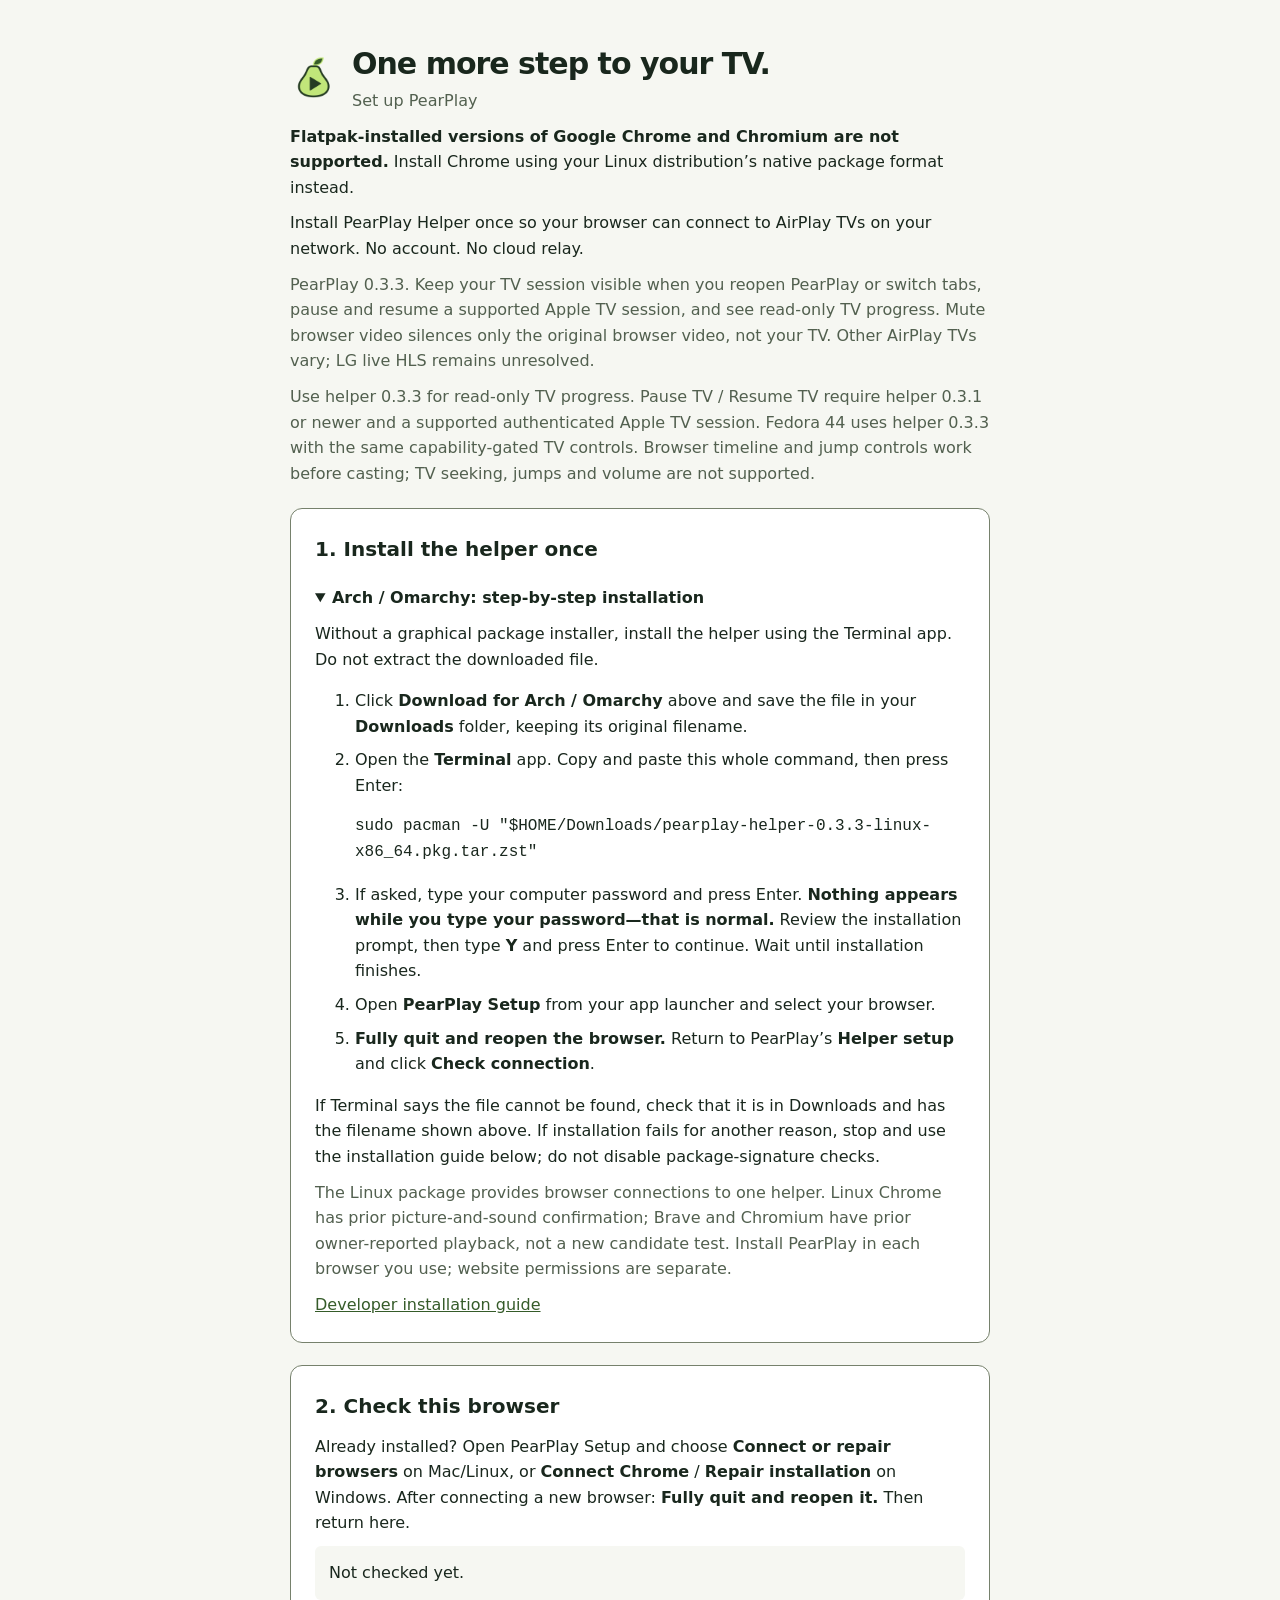
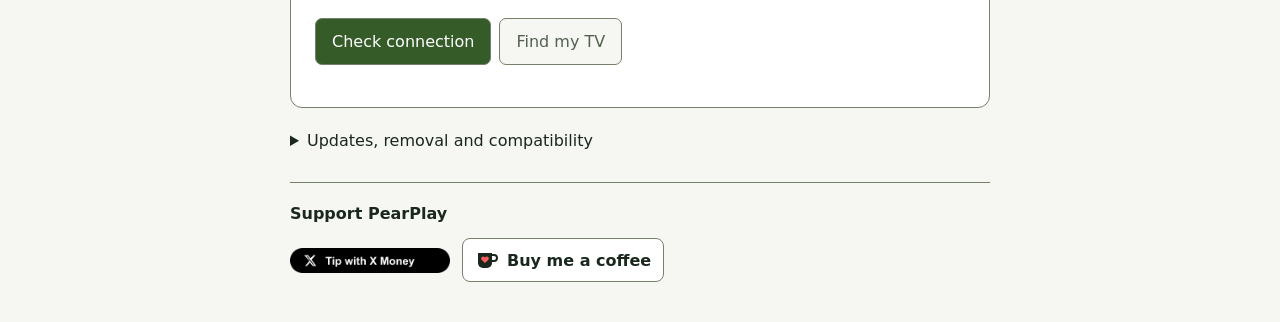
<file: extension/setup.html>
<!doctype html>
<html lang="en"><head><meta charset="utf-8"><meta name="viewport" content="width=device-width,initial-scale=1"><title>Set up PearPlay</title>
<style>
:root{color-scheme:light dark;--bg:#f6f7f2;--surface:#fff;--ink:#19271d;--muted:#52604f;--accent:#355b29;--accent-ink:#fff;--line:#76816c}
@media(prefers-color-scheme:dark){:root{--bg:#111914;--surface:#1a251d;--ink:#f4f7ed;--muted:#bac7b2;--accent:#c1e67a;--accent-ink:#172310;--line:#819277}}
*{box-sizing:border-box}body{margin:0;padding:40px 20px;background:var(--bg);color:var(--ink);font:16px/1.6 system-ui,sans-serif}main{max-width:700px;margin:auto}header{display:flex;gap:14px;align-items:center}header img{width:48px;height:48px}h1{font-size:30px;letter-spacing:-1px;margin:0}h2{font-size:20px;margin:0 0 12px}section{border:1px solid var(--line);border-radius:12px;padding:24px;background:var(--surface);margin-top:22px}p{margin:10px 0}.muted,small{color:var(--muted)}a{color:var(--accent)}button,.button{display:inline-block;font:inherit;padding:10px 16px;margin:8px 8px 8px 0;border:1px solid var(--line);border-radius:7px;cursor:pointer;background:var(--accent);color:var(--accent-ink);text-decoration:none}button:disabled{background:var(--bg);color:var(--muted);cursor:default}a:focus-visible,button:focus-visible,summary:focus-visible{outline:3px solid var(--accent);outline-offset:4px}#connection{padding:14px;background:var(--bg);border-radius:6px}#connection[data-state="ready"]{border:2px solid var(--accent)}li{margin:8px 0}details{margin-top:20px}[hidden]{display:none!important}
.support{margin-top:28px;padding-top:18px;border-top:1px solid var(--line)}.support h2{font-size:16px}.support-badges{display:flex;align-items:center;gap:12px;flex-wrap:wrap}.support-badges a{display:inline-flex;align-items:center;justify-content:center;min-height:44px;text-decoration:none}.support-badges img{display:block;width:160px;max-width:100%;height:auto}.support-badges .coffee{gap:8px;padding:8px 12px;border:1px solid var(--line);border-radius:8px;background:var(--surface);color:var(--ink);font-weight:600}.coffee svg{width:24px;height:24px;flex:none}
</style></head><body><main>
<header><img src="icons/icon128.png" alt=""><div><h1>One more step to your TV.</h1><span id="platform" class="muted">Set up PearPlay</span></div></header>
<p id="linuxWarning"><strong>Flatpak-installed versions of Google Chrome and Chromium are not supported.</strong> Install Chrome using your Linux distribution’s native package format instead.</p>
<p>Install PearPlay Helper once so your browser can connect to AirPlay TVs on your network. No account. No cloud relay.</p>
<p class="muted">PearPlay 0.3.3. Keep your TV session visible when you reopen PearPlay or switch tabs, pause and resume a supported Apple TV session, and see read-only TV progress. Mute browser video silences only the original browser video, not your TV. Other AirPlay TVs vary; LG live HLS remains unresolved.</p>
<p class="muted">Use helper 0.3.3 for read-only TV progress. Pause TV / Resume TV require helper 0.3.1 or newer and a supported authenticated Apple TV session. Fedora 44 uses helper 0.3.3 with the same capability-gated TV controls. Browser timeline and jump controls work before casting; TV seeking, jumps and volume are not supported.</p>
<section id="installSection"><h2>1. Install the helper once</h2><p id="availability"></p><div id="downloads"></div>
<ol id="linux" hidden><li>Choose your x86_64 package: Ubuntu/Debian (Ubuntu 24.04+ baseline, glibc 2.39+), Fedora 44 (glibc 2.43+) or Arch/Omarchy (glibc 2.39+). ARM packages are not available.</li><li>Install with your software installer, then open <strong>PearPlay Setup</strong> from your app launcher. If Fedora's Software Install reports an authorization failure, open a terminal in your download folder and run <code>sudo dnf install ./pearplay-helper-0.3.3-linux-x86_64.rpm</code>. For Arch / Omarchy, follow the step-by-step instructions below.</li><li>Select the browser you use. <strong>Fully quit and reopen it.</strong> Closing only a tab or reloading the extension is not enough. The package includes Python and the correct extension connection; no extension ID command is needed.</li></ol>
<details id="archSteps" open><summary><strong>Arch / Omarchy: step-by-step installation</strong></summary><p>Without a graphical package installer, install the helper using the Terminal app. Do not extract the downloaded file.</p><ol><li>Click <strong>Download for Arch / Omarchy</strong> above and save the file in your <strong>Downloads</strong> folder, keeping its original filename.</li><li>Open the <strong>Terminal</strong> app. Copy and paste this whole command, then press Enter:<pre style="white-space:pre-wrap;overflow-wrap:anywhere">sudo pacman -U "$HOME/Downloads/pearplay-helper-0.3.3-linux-x86_64.pkg.tar.zst"</pre></li><li>If asked, type your computer password and press Enter. <strong>Nothing appears while you type your password—that is normal.</strong> Review the installation prompt, then type <strong>Y</strong> and press Enter to continue. Wait until installation finishes.</li><li>Open <strong>PearPlay Setup</strong> from your app launcher and select your browser.</li><li><strong>Fully quit and reopen the browser.</strong> Return to PearPlay’s <strong>Helper setup</strong> and click <strong>Check connection</strong>.</li></ol><p>If Terminal says the file cannot be found, check that it is in Downloads and has the filename shown above. If installation fails for another reason, stop and use the installation guide below; do not disable package-signature checks.</p></details>
<p id="linuxBrowserNote" class="muted">The Linux package provides browser connections to one helper. Linux Chrome has prior picture-and-sound confirmation; Brave and Chromium have prior owner-reported playback, not a new candidate test. Install PearPlay in each browser you use; website permissions are separate.</p>
<div id="mac" hidden><h3>Mac preview · Apple silicon</h3><p>Download the Mac package above, install it, then open <strong>PearPlay Setup</strong> and connect your browser. This preview is unsigned and not notarized by Apple. If you deliberately trust it, follow the <a id="macInstallGuide" href="https://github.com/jcarcinogen/PearPlay/blob/main/docs/mac-install.md" target="_blank" rel="noopener noreferrer">Mac installation guide with screenshots</a>. It explains Apple’s per-item Open Anyway option and when to stop. Do not disable Gatekeeper or remove quarantine. No Intel Mac package is available.</p><p>Chrome and Brave share the Mac native-host registration: connecting or disconnecting it affects both, not just one browser. Chromium has a separate registration. Allow PearPlay to find devices on your local network if macOS asks. <strong>Fully quit and reopen the browser.</strong> Then check the connection below. A connection check does not establish Mac TV playback.</p></div>
<div id="win" hidden><h3>Windows preview</h3><p>Download the unsigned Windows preview installer above. It connects the helper to Chrome for your Windows account using a per-user native-host registration. Unsigned builds may be blocked by Windows; stop if blocked and do not disable Smart App Control, SmartScreen or Defender. A source-only kit is not an installable Windows build.</p><p>Saved pairing uses Windows user-local DPAPI protection. It is not portable to another user, computer or operating system; pair on each OS separately. Keep your computer and TV on the same trusted private network. Review any Windows network-access prompt locally; PearPlay does not turn off your firewall. <strong>Fully quit and reopen the browser.</strong> Then check the connection below. A connection check does not establish Windows TV playback.</p></div>
<div id="development" hidden>
<h3>Development install — Linux Chrome</h3>
<p>No public installer is available yet. This preview requires a PearPlay source checkout, Python 3.11+ and uv. This command creates or updates the machine-local helper environment and connects this extension. Review it before running; it downloads Python dependencies.</p>
<label for="sourcePath">Full path to your PearPlay source folder</label>
<input id="sourcePath" type="text" placeholder="/full/path/to/PearPlay" style="width:100%;padding:10px">
<p>Use the folder containing <code>helper/install.py</code> and <code>requirements.txt</code>, not its extension subfolder. Mounted shares must be accessible.</p>
<pre id="installCommand" style="white-space:pre-wrap;overflow-wrap:anywhere"></pre>
<button id="copyCommand" disabled>Copy install command</button><p id="copyStatus" role="status"></p>
<p>After successful installation, <strong>fully quit Chrome and reopen it</strong>, then click Check connection below. If installation reports preserved or conflicting files, stop and remove the old registration with its original installer; do not overwrite unknown files.</p>
</div>
<a href="https://github.com/jcarcinogen/PearPlay/blob/main/docs/install.md" target="_blank" rel="noopener noreferrer">Developer installation guide</a>
</section>
<section id="browserSection"><h2>2. Check this browser</h2><p id="packagedRepair">Already installed? Open PearPlay Setup and choose <strong>Connect or repair browsers</strong> on Mac/Linux, or <strong>Connect Chrome</strong> / <strong>Repair installation</strong> on Windows. After connecting a new browser: <strong>Fully quit and reopen it.</strong> Then return here.</p>
<p id="connection" role="status" aria-live="polite">Not checked yet.</p><button id="check">Check connection</button><button id="find" disabled>Find my TV</button><p id="receivers" role="status" aria-live="polite"></p></section>
<details><summary>Updates, removal and compatibility</summary><p>The Web Store updates the extension, not the helper. If PearPlay says TV progress needs helper 0.3.3, update the helper separately using the download for your computer above. End casting and fully quit your browsers, run the new helper installer, then reopen the browser and click Check connection. Saved TV pairing is kept.</p><p>Use your platform kit’s documented disconnect and removal flow before removing its app or package. Mac Chrome/Brave disconnection is shared; Windows maintenance uses its supplied per-user installer instructions, not Linux package commands. Saved TV pairing is preserved. Changed or unknown files are left alone.</p><p>Linux Chrome has prior picture-and-sound confirmation; Brave and Chromium have prior owner-reported playback. New candidate browser/OS combinations still need separate verification. Sandboxed Flatpak and Snap browsers are not supported by this installer. Mac and Windows builds are unsigned previews. Mac Chrome picture and sound worked on a tested Apple TV stream; Windows Chrome picture, sound, Pause TV / Resume TV and End helper session were owner-tested with a newer helper candidate. Windows setup and maintenance use branded PearPlay windows. The unsigned installer may be blocked by Smart App Control or Application Control, including on the test computer. If blocked, stop and wait for a trusted signed release; do not bypass the block. Other receivers are not generally verified. Safari extension development is paused; this Chrome extension does not expose Safari’s native AirPlay picker. Read-only TV progress needs helper 0.3.3. TV seeking, jump and volume controls are not supported.</p><p>Only videos the Apple TV can fetch directly work. DRM, restricted streams and browser-only video addresses are not bypassed.</p></details>
<footer class="support" aria-labelledby="supportHeading"><h2 id="supportHeading">Support PearPlay</h2><div class="support-badges">
<a href="https://x.com/scottito22" target="_blank" rel="noopener noreferrer" aria-label="Tip with X Money (opens in a new tab)"><img src="tip-with-x-money.png" alt="Tip with X Money"></a>
<a class="coffee" href="https://ko-fi.com/scottangel" target="_blank" rel="noopener noreferrer" aria-label="Buy me a coffee on Ko-fi (opens in a new tab)"><svg viewBox="0 0 24 24" aria-hidden="true" focusable="false"><path d="M17 7h2a3 3 0 0 1 0 6h-2" fill="none" stroke="currentColor" stroke-width="2"/><path d="M3 5h14v10a5 5 0 0 1-5 5H8a5 5 0 0 1-5-5Z" fill="currentColor"/><path d="M10 15 6.6 11.7a2 2 0 0 1 2.8-2.8l.6.6.6-.6a2 2 0 0 1 2.8 2.8Z" fill="#ff5e5b"/></svg><span>Buy me a coffee</span></a>
</div></footer>
</main><script type="module" src="setup.mjs"></script></body></html>
</file>
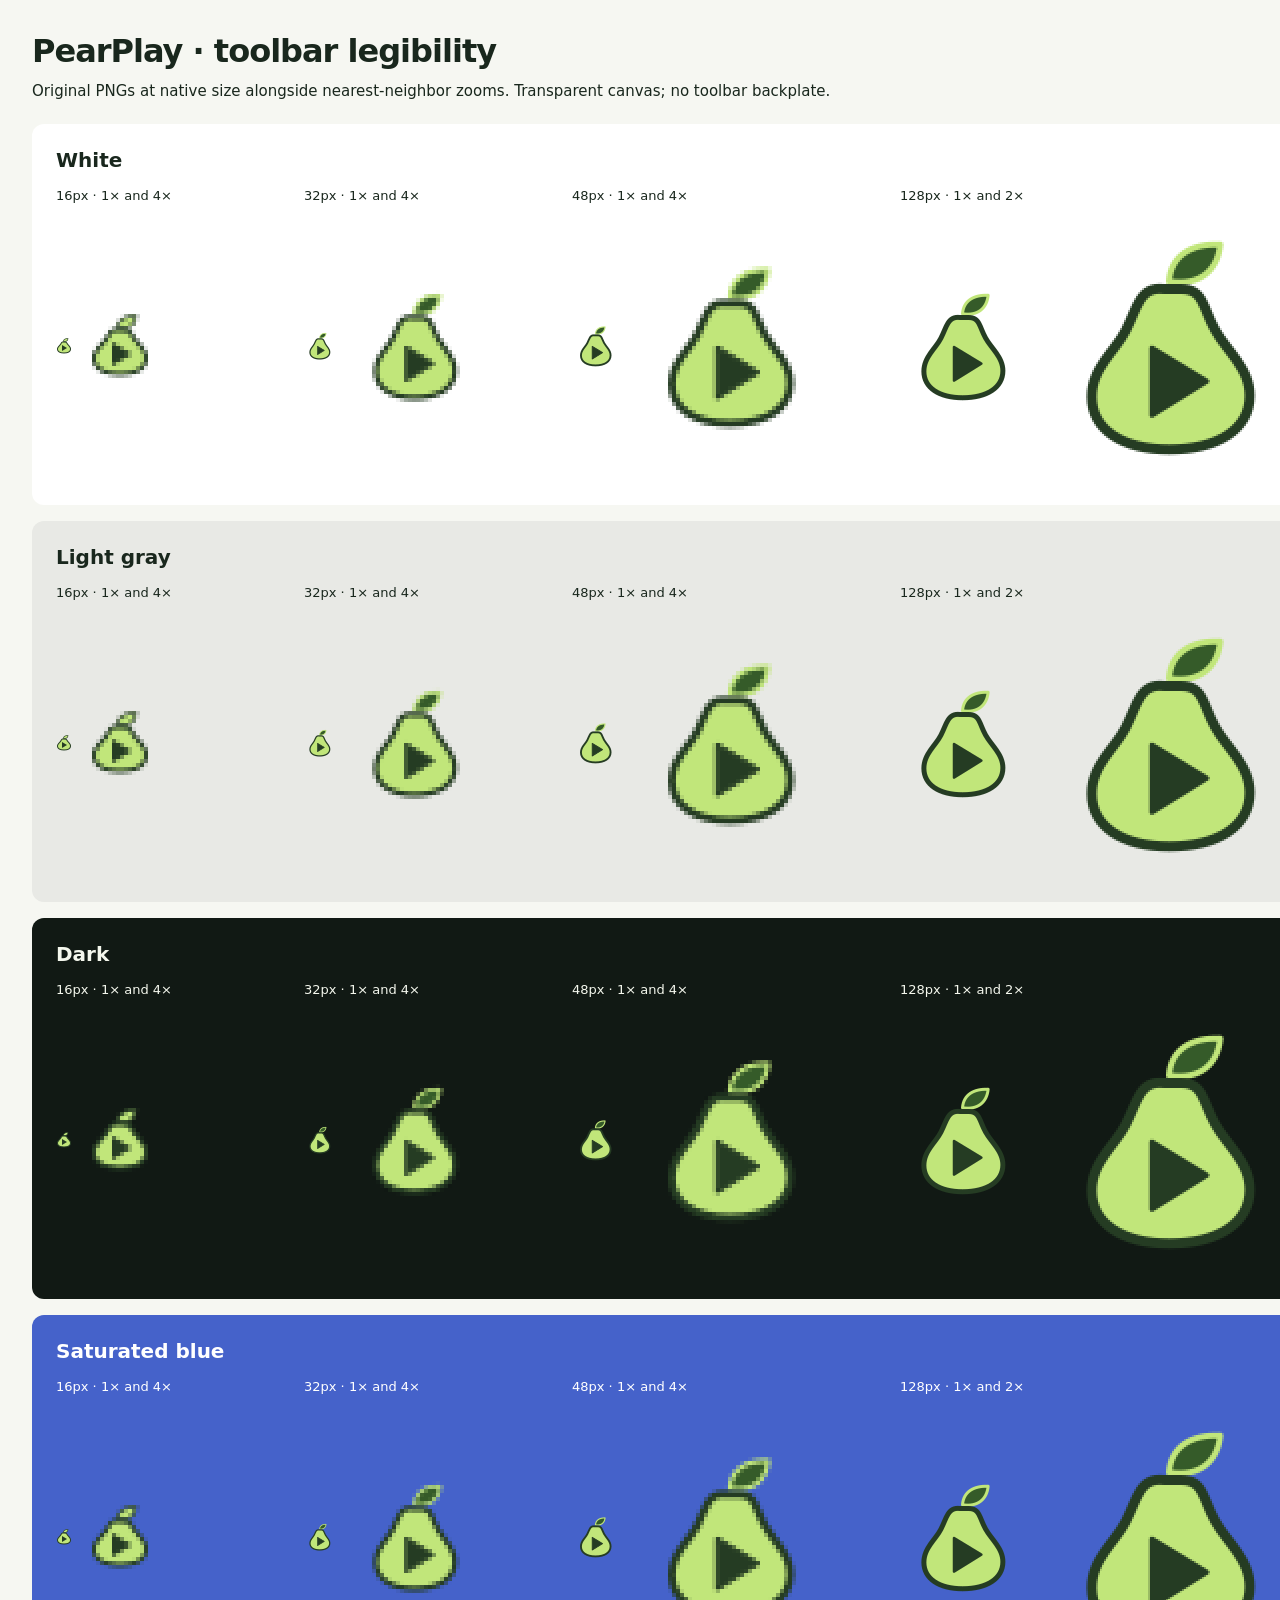
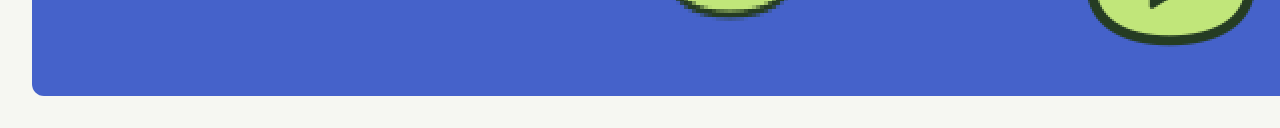
<file: assets/brand/icon-legibility.html>
<!doctype html><html lang="en"><meta charset="utf-8"><style>*{box-sizing:border-box}body{margin:0;font-family:system-ui,sans-serif}h1,p{margin:0}img{display:block}</style><style>body{width:1440px;background:#f6f7f2;color:#19271d;padding:32px}h1{font-size:32px;letter-spacing:-1px}header p{font-size:15px;margin:12px 0 24px}section{padding:24px;margin-top:16px;border-radius:12px}h2{margin:0 0 16px;font-size:20px}.grid{display:grid;grid-template-columns:240px 260px 320px 1fr;gap:8px}.samples{display:flex;align-items:center;gap:16px;height:270px}.cell p{font-size:13px;margin-bottom:8px}.zoom{image-rendering:pixelated}</style><header><h1>PearPlay · toolbar legibility</h1><p>Original PNGs at native size alongside nearest-neighbor zooms. Transparent canvas; no toolbar backplate.</p></header><section style="background:#ffffff;color:#19271d"><h2>White</h2><div class="grid"><div class="cell"><p>16px · 1× and 4×</p><div class="samples"><img width="16" height="16" src="../../extension/icons/icon16.png"><img class="zoom" width="64" height="64" src="../../extension/icons/icon16.png"></div></div><div class="cell"><p>32px · 1× and 4×</p><div class="samples"><img width="32" height="32" src="../../extension/icons/icon32.png"><img class="zoom" width="128" height="128" src="../../extension/icons/icon32.png"></div></div><div class="cell"><p>48px · 1× and 4×</p><div class="samples"><img width="48" height="48" src="../../extension/icons/icon48.png"><img class="zoom" width="192" height="192" src="../../extension/icons/icon48.png"></div></div><div class="cell"><p>128px · 1× and 2×</p><div class="samples"><img width="128" height="128" src="../../extension/icons/icon128.png"><img class="zoom" width="256" height="256" src="../../extension/icons/icon128.png"></div></div></div></section><section style="background:#e8e9e5;color:#19271d"><h2>Light gray</h2><div class="grid"><div class="cell"><p>16px · 1× and 4×</p><div class="samples"><img width="16" height="16" src="../../extension/icons/icon16.png"><img class="zoom" width="64" height="64" src="../../extension/icons/icon16.png"></div></div><div class="cell"><p>32px · 1× and 4×</p><div class="samples"><img width="32" height="32" src="../../extension/icons/icon32.png"><img class="zoom" width="128" height="128" src="../../extension/icons/icon32.png"></div></div><div class="cell"><p>48px · 1× and 4×</p><div class="samples"><img width="48" height="48" src="../../extension/icons/icon48.png"><img class="zoom" width="192" height="192" src="../../extension/icons/icon48.png"></div></div><div class="cell"><p>128px · 1× and 2×</p><div class="samples"><img width="128" height="128" src="../../extension/icons/icon128.png"><img class="zoom" width="256" height="256" src="../../extension/icons/icon128.png"></div></div></div></section><section style="background:#111914;color:#f4f7ed"><h2>Dark</h2><div class="grid"><div class="cell"><p>16px · 1× and 4×</p><div class="samples"><img width="16" height="16" src="../../extension/icons/icon16.png"><img class="zoom" width="64" height="64" src="../../extension/icons/icon16.png"></div></div><div class="cell"><p>32px · 1× and 4×</p><div class="samples"><img width="32" height="32" src="../../extension/icons/icon32.png"><img class="zoom" width="128" height="128" src="../../extension/icons/icon32.png"></div></div><div class="cell"><p>48px · 1× and 4×</p><div class="samples"><img width="48" height="48" src="../../extension/icons/icon48.png"><img class="zoom" width="192" height="192" src="../../extension/icons/icon48.png"></div></div><div class="cell"><p>128px · 1× and 2×</p><div class="samples"><img width="128" height="128" src="../../extension/icons/icon128.png"><img class="zoom" width="256" height="256" src="../../extension/icons/icon128.png"></div></div></div></section><section style="background:#4562ca;color:#ffffff"><h2>Saturated blue</h2><div class="grid"><div class="cell"><p>16px · 1× and 4×</p><div class="samples"><img width="16" height="16" src="../../extension/icons/icon16.png"><img class="zoom" width="64" height="64" src="../../extension/icons/icon16.png"></div></div><div class="cell"><p>32px · 1× and 4×</p><div class="samples"><img width="32" height="32" src="../../extension/icons/icon32.png"><img class="zoom" width="128" height="128" src="../../extension/icons/icon32.png"></div></div><div class="cell"><p>48px · 1× and 4×</p><div class="samples"><img width="48" height="48" src="../../extension/icons/icon48.png"><img class="zoom" width="192" height="192" src="../../extension/icons/icon48.png"></div></div><div class="cell"><p>128px · 1× and 2×</p><div class="samples"><img width="128" height="128" src="../../extension/icons/icon128.png"><img class="zoom" width="256" height="256" src="../../extension/icons/icon128.png"></div></div></div></section></html>
</file>
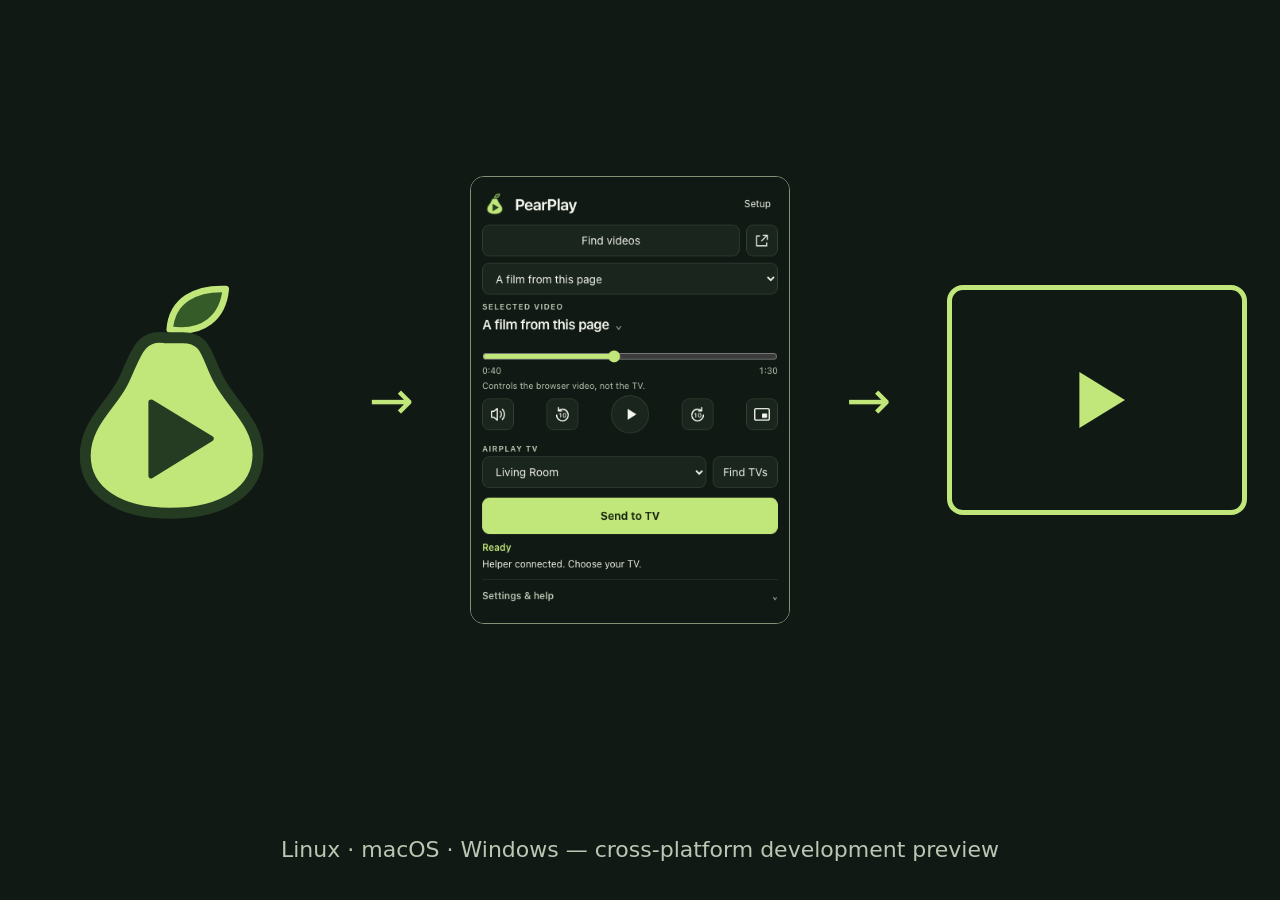
<file: assets/landing/hero.html>
<!doctype html><html lang="en"><meta charset="utf-8"><style>*{box-sizing:border-box}body{margin:0;font-family:system-ui,sans-serif}h1,p{margin:0}img{display:block}</style><style>body{width:1280px;height:800px;background:#111914;color:#f4f7ed;display:flex;align-items:center;justify-content:center;gap:56px}.mark{width:280px}.capture{width:320px;height:auto;border:1px solid #819277;border-radius:14px}.arrow{font-size:54px;color:#c1e67a}.end{height:230px;width:300px;border:5px solid #c1e67a;border-radius:16px;display:grid;place-items:center}.end svg{width:80px}</style><img class="mark" src="../brand/mark.svg" alt="PearPlay"><span class="arrow" aria-hidden="true">→</span><img class="capture" src="../store/popup-dark-viewport.png" alt="Real popup with example data"><span class="arrow" aria-hidden="true">→</span><div class="end" aria-label="TV"><svg viewBox="0 0 100 100"><path d="M28 15L85 50L28 85Z" fill="#c1e67a"/></svg></div><p style="position:absolute;bottom:38px;left:0;width:100%;text-align:center;color:#bac7b2;font-size:22px">Linux · macOS · Windows — cross-platform development preview</p></html>
</file>
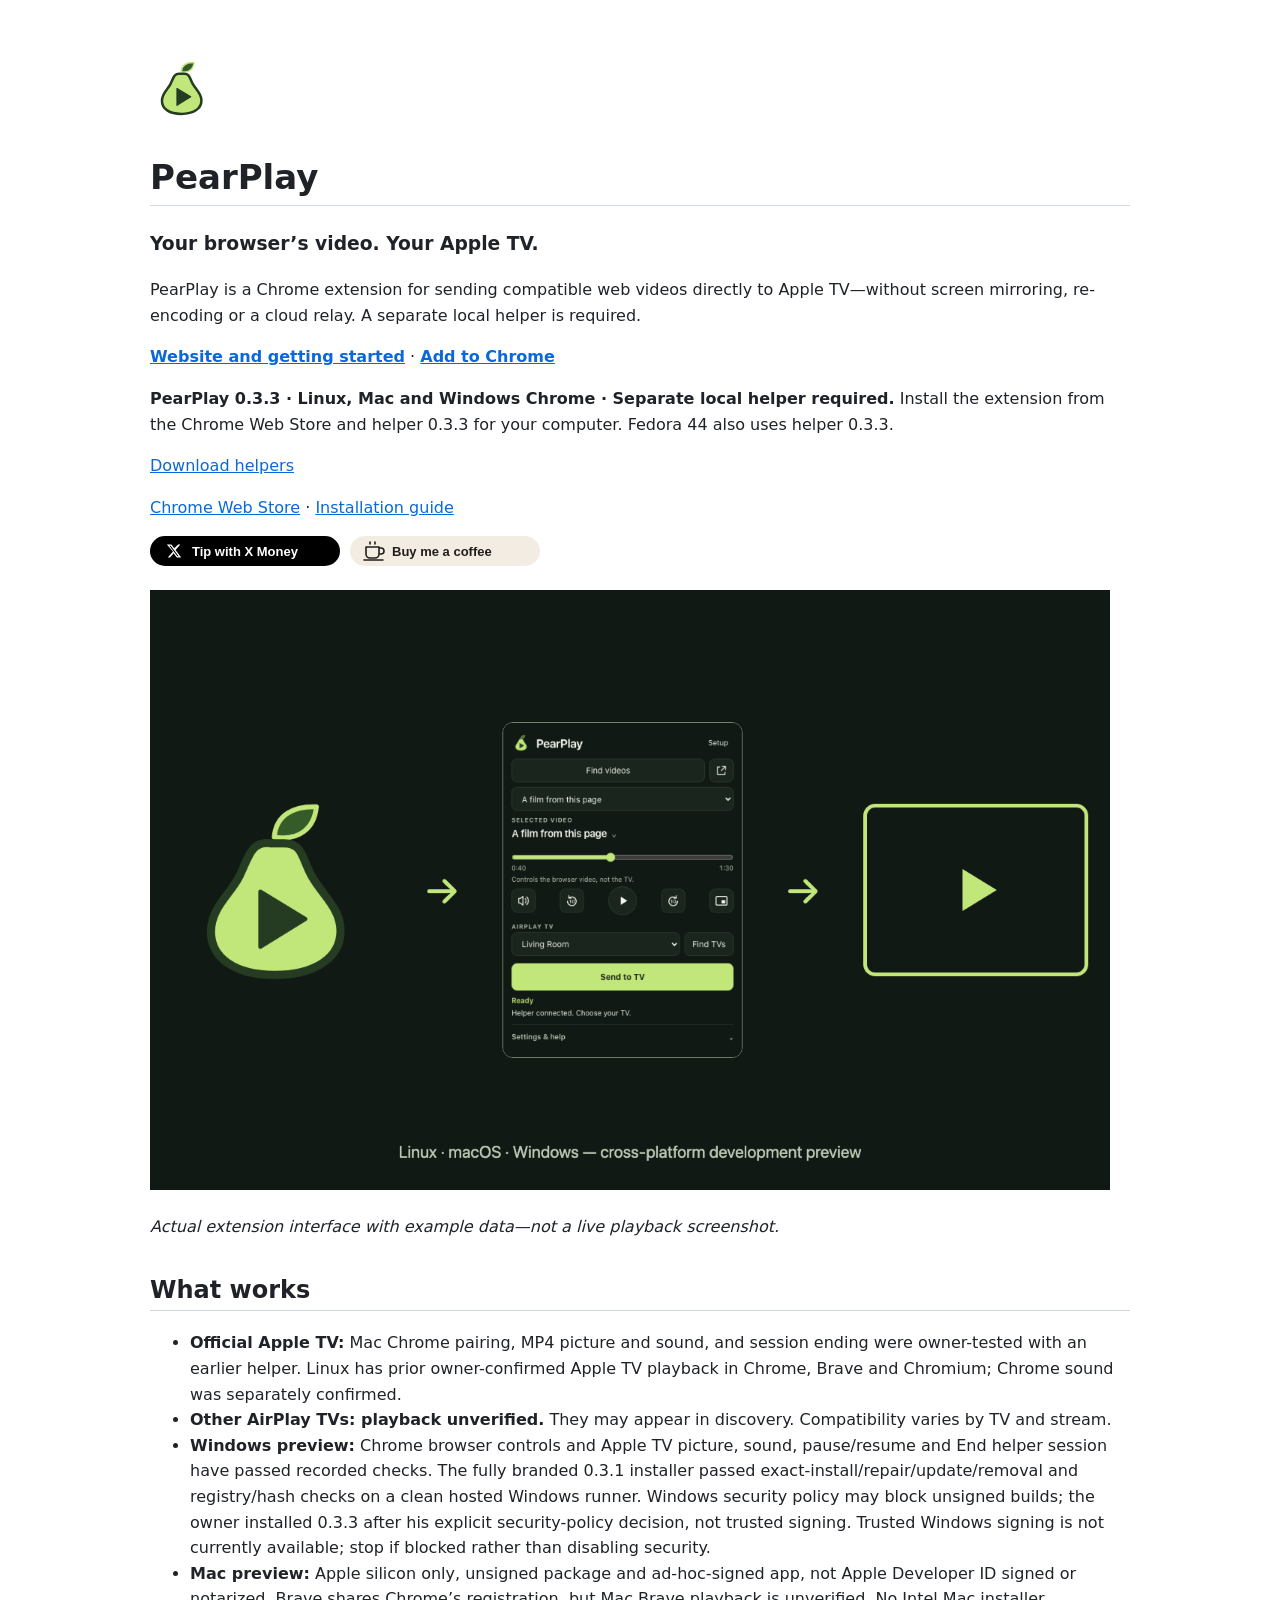
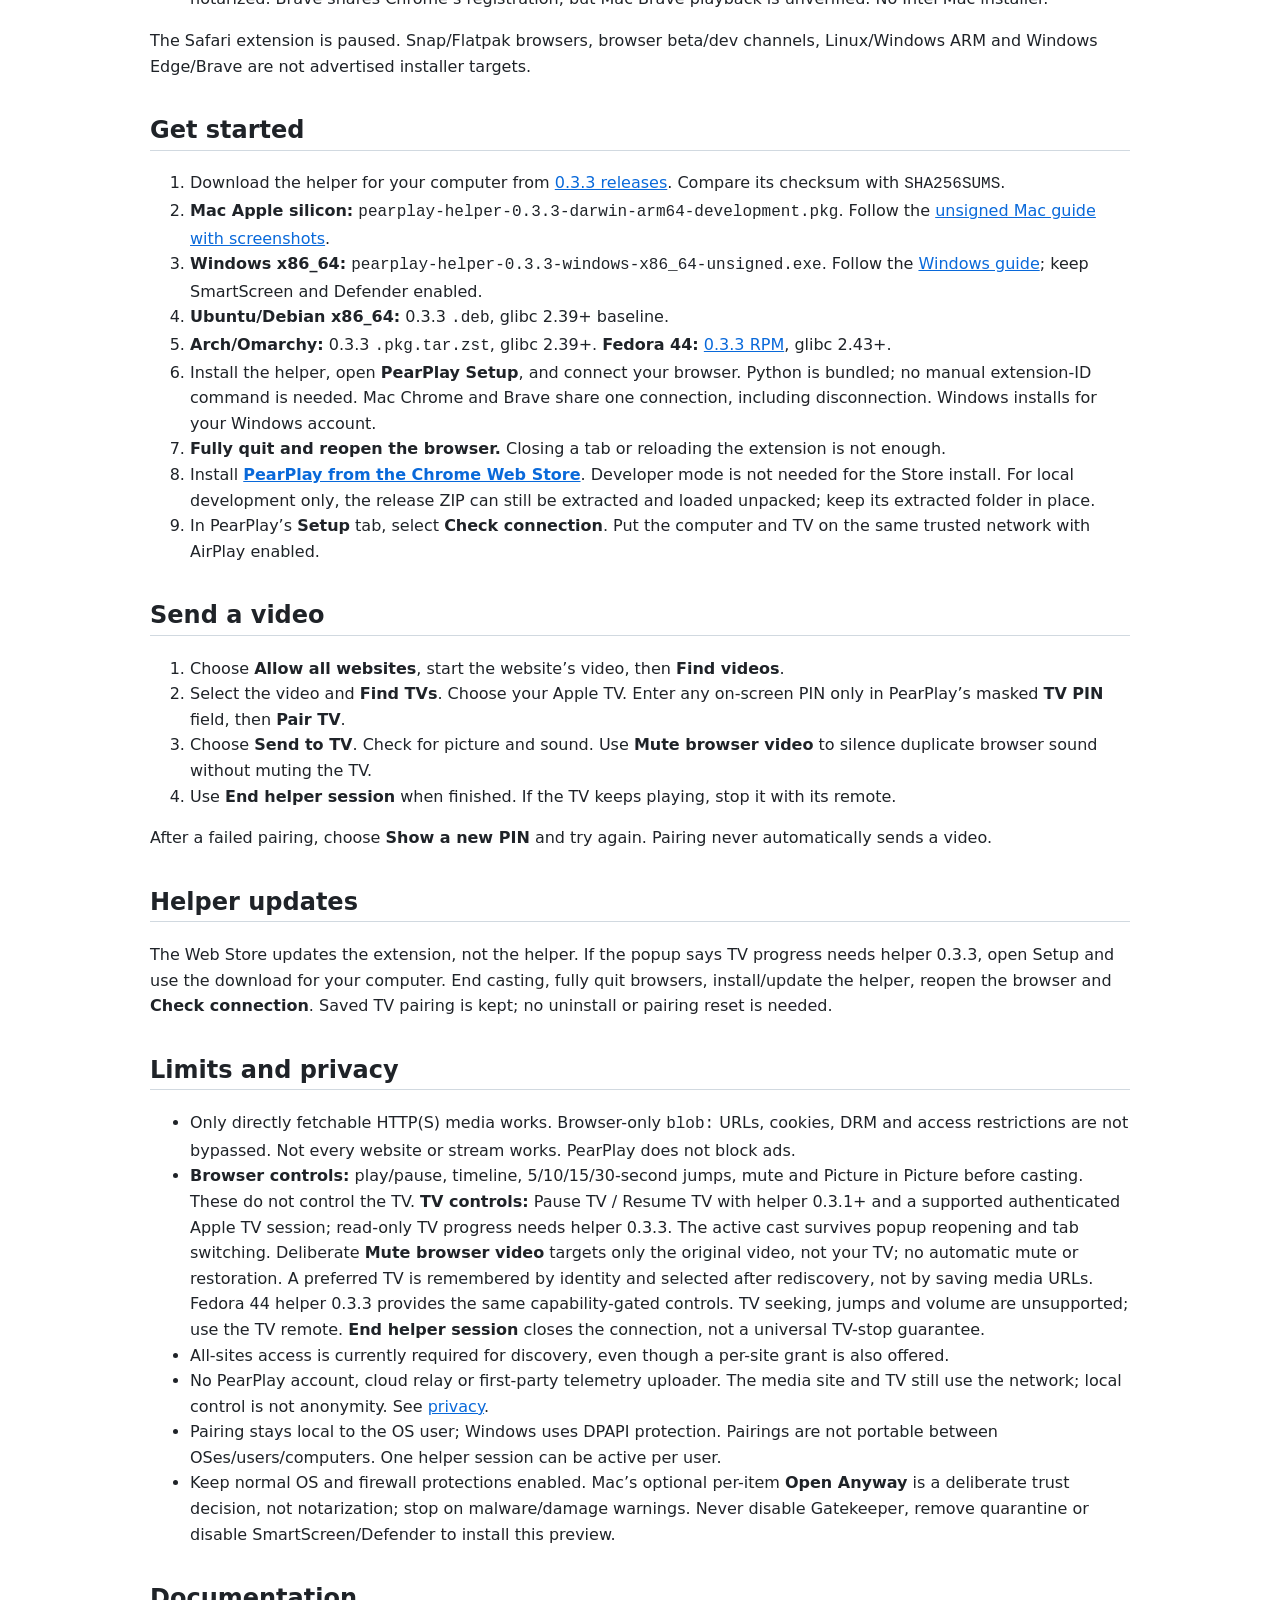
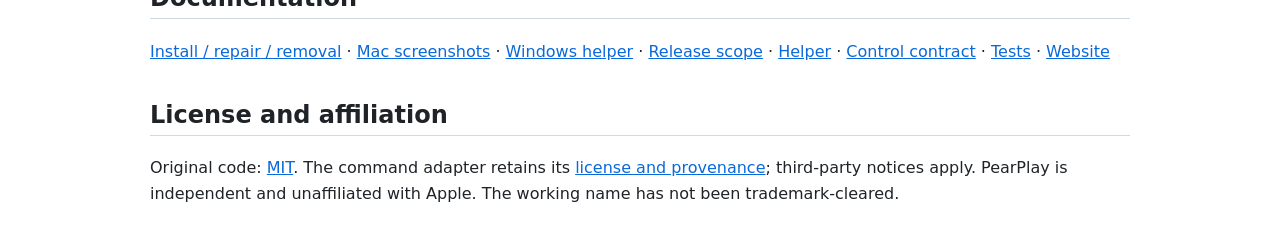
<file: assets/landing/readme.html>
<!doctype html><html lang="en"><meta charset="utf-8"><base href="../../"><title>PearPlay README · local Markdown render</title><style>body{margin:0;background:#fff;color:#1f2328;font:16px/1.6 system-ui,sans-serif}main{max-width:980px;margin:auto;padding:40px}h1{font-size:34px;border-bottom:1px solid #d1d9e0}h2{margin-top:32px;border-bottom:1px solid #d1d9e0}a{color:#0969da}img{max-width:100%}pre{background:#f6f8fa;padding:16px;overflow:auto;border-radius:6px;font-size:13px}table{border-collapse:collapse}td,th{border:1px solid #d1d9e0;padding:8px}blockquote{margin:0;padding:0 18px;border-left:4px solid #d1d9e0}</style><main><p><img src="assets/brand/mark.svg" width="64" height="64" alt="PearPlay"></p>
<h1>PearPlay</h1>
<h3>Your browser’s video. Your Apple TV.</h3>
<p>PearPlay is a Chrome extension for sending compatible web videos directly to Apple TV—without screen mirroring, re-encoding or a cloud relay. A separate local helper is required.</p>
<p><strong><a href="https://jcarcinogen.github.io/PearPlay/">Website and getting started</a></strong> · <strong><a href="https://chromewebstore.google.com/detail/pearplay/eoadahoncjfpnennmkjifohclbafjkol">Add to Chrome</a></strong></p>
<p><strong>PearPlay 0.3.3 · Linux, Mac and Windows Chrome · Separate local helper required.</strong> Install the extension from the Chrome Web Store and helper 0.3.3 for your computer. Fedora 44 also uses helper 0.3.3.</p>
<p><a href="https://github.com/jcarcinogen/PearPlay/releases/tag/v0.3.3">Download helpers</a></p>
<p><a href="https://chromewebstore.google.com/detail/pearplay/eoadahoncjfpnennmkjifohclbafjkol">Chrome Web Store</a> · <a href="docs/install.md">Installation guide</a></p>
<p><a href="https://x.com/scottito22"><img src="tip-with-x-money.svg" alt="Tip with X Money" width="190" height="30"></a>&nbsp;&nbsp;<a href="https://ko-fi.com/scottangel"><img src="buy-me-a-coffee.svg" alt="Buy me a coffee on Ko-fi" width="190" height="30"></a></p>

<p><img src="assets/landing/hero.png" width="960" alt="PearPlay popup showing browser-video controls and Send to TV with example selections"></p>
<p><em>Actual extension interface with example data—not a live playback screenshot.</em></p>
<h2>What works</h2>
<ul>
<li><strong>Official Apple TV:</strong> Mac Chrome pairing, MP4 picture and sound, and session ending were owner-tested with an earlier helper. Linux has prior owner-confirmed Apple TV playback in Chrome, Brave and Chromium; Chrome sound was separately confirmed.</li>
<li><strong>Other AirPlay TVs: playback unverified.</strong> They may appear in discovery. Compatibility varies by TV and stream.</li>
<li><strong>Windows preview:</strong> Chrome browser controls and Apple TV picture, sound, pause/resume and End helper session have passed recorded checks. The fully branded 0.3.1 installer passed exact-install/repair/update/removal and registry/hash checks on a clean hosted Windows runner. Windows security policy may block unsigned builds; the owner installed 0.3.3 after his explicit security-policy decision, not trusted signing. Trusted Windows signing is not currently available; stop if blocked rather than disabling security.</li>
<li><strong>Mac preview:</strong> Apple silicon only, unsigned package and ad-hoc-signed app, not Apple Developer ID signed or notarized. Brave shares Chrome’s registration, but Mac Brave playback is unverified. No Intel Mac installer.</li>
</ul>
<p>The Safari extension is paused. Snap/Flatpak browsers, browser beta/dev channels, Linux/Windows ARM and Windows Edge/Brave are not advertised installer targets.</p>
<h2>Get started</h2>
<ol>
<li>Download the helper for your computer from <a href="https://github.com/jcarcinogen/PearPlay/releases/tag/v0.3.3">0.3.3 releases</a>. Compare its checksum with <code>SHA256SUMS</code>.</li>
<li><strong>Mac Apple silicon:</strong> <code>pearplay-helper-0.3.3-darwin-arm64-development.pkg</code>. Follow the <a href="docs/mac-install.md">unsigned Mac guide with screenshots</a>.</li>
<li><strong>Windows x86_64:</strong> <code>pearplay-helper-0.3.3-windows-x86_64-unsigned.exe</code>. Follow the <a href="docs/windows-helper.md">Windows guide</a>; keep SmartScreen and Defender enabled.</li>
<li><strong>Ubuntu/Debian x86_64:</strong> 0.3.3 <code>.deb</code>, glibc 2.39+ baseline.</li>
<li><strong>Arch/Omarchy:</strong> 0.3.3 <code>.pkg.tar.zst</code>, glibc 2.39+. <strong>Fedora 44:</strong> <a href="https://github.com/jcarcinogen/PearPlay/releases/tag/v0.3.3">0.3.3 RPM</a>, glibc 2.43+.</li>
<li>Install the helper, open <strong>PearPlay Setup</strong>, and connect your browser. Python is bundled; no manual extension-ID command is needed. Mac Chrome and Brave share one connection, including disconnection. Windows installs for your Windows account.</li>
<li><strong>Fully quit and reopen the browser.</strong> Closing a tab or reloading the extension is not enough.</li>
<li>Install <strong><a href="https://chromewebstore.google.com/detail/pearplay/eoadahoncjfpnennmkjifohclbafjkol">PearPlay from the Chrome Web Store</a></strong>. Developer mode is not needed for the Store install. For local development only, the release ZIP can still be extracted and loaded unpacked; keep its extracted folder in place.</li>
<li>In PearPlay’s <strong>Setup</strong> tab, select <strong>Check connection</strong>. Put the computer and TV on the same trusted network with AirPlay enabled.</li>
</ol>
<h2>Send a video</h2>
<ol>
<li>Choose <strong>Allow all websites</strong>, start the website’s video, then <strong>Find videos</strong>.</li>
<li>Select the video and <strong>Find TVs</strong>. Choose your Apple TV. Enter any on-screen PIN only in PearPlay’s masked <strong>TV PIN</strong> field, then <strong>Pair TV</strong>.</li>
<li>Choose <strong>Send to TV</strong>. Check for picture and sound. Use <strong>Mute browser video</strong> to silence duplicate browser sound without muting the TV.</li>
<li>Use <strong>End helper session</strong> when finished. If the TV keeps playing, stop it with its remote.</li>
</ol>
<p>After a failed pairing, choose <strong>Show a new PIN</strong> and try again. Pairing never automatically sends a video.</p>
<h2>Helper updates</h2>
<p>The Web Store updates the extension, not the helper. If the popup says TV progress needs helper 0.3.3, open Setup and use the download for your computer. End casting, fully quit browsers, install/update the helper, reopen the browser and <strong>Check connection</strong>. Saved TV pairing is kept; no uninstall or pairing reset is needed.</p>
<h2>Limits and privacy</h2>
<ul>
<li>Only directly fetchable HTTP(S) media works. Browser-only <code>blob:</code> URLs, cookies, DRM and access restrictions are not bypassed. Not every website or stream works. PearPlay does not block ads.</li>
<li><strong>Browser controls:</strong> play/pause, timeline, 5/10/15/30-second jumps, mute and Picture in Picture before casting. These do not control the TV. <strong>TV controls:</strong> Pause TV / Resume TV with helper 0.3.1+ and a supported authenticated Apple TV session; read-only TV progress needs helper 0.3.3. The active cast survives popup reopening and tab switching. Deliberate <strong>Mute browser video</strong> targets only the original video, not your TV; no automatic mute or restoration. A preferred TV is remembered by identity and selected after rediscovery, not by saving media URLs. Fedora 44 helper 0.3.3 provides the same capability-gated controls. TV seeking, jumps and volume are unsupported; use the TV remote. <strong>End helper session</strong> closes the connection, not a universal TV-stop guarantee.</li>
<li>All-sites access is currently required for discovery, even though a per-site grant is also offered.</li>
<li>No PearPlay account, cloud relay or first-party telemetry uploader. The media site and TV still use the network; local control is not anonymity. See <a href="docs/privacy.md">privacy</a>.</li>
<li>Pairing stays local to the OS user; Windows uses DPAPI protection. Pairings are not portable between OSes/users/computers. One helper session can be active per user.</li>
<li>Keep normal OS and firewall protections enabled. Mac’s optional per-item <strong>Open Anyway</strong> is a deliberate trust decision, not notarization; stop on malware/damage warnings. Never disable Gatekeeper, remove quarantine or disable SmartScreen/Defender to install this preview.</li>
</ul>
<h2>Documentation</h2>
<p><a href="docs/install.md">Install / repair / removal</a> · <a href="docs/mac-install.md">Mac screenshots</a> · <a href="docs/windows-helper.md">Windows helper</a> · <a href="docs/cross-platform-preview.md">Release scope</a> · <a href="helper/README.md">Helper</a> · <a href="contract/v1.md">Control contract</a> · <a href="tests/">Tests</a> · <a href="https://jcarcinogen.github.io/PearPlay/">Website</a></p>
<h2>License and affiliation</h2>
<p>Original code: <a href="LICENSE">MIT</a>. The command adapter retains its <a href="spikes/002-command/LICENSE.md">license and provenance</a>; third-party notices apply. PearPlay is independent and unaffiliated with Apple. The working name has not been trademark-cleared.</p></main></html>
</file>
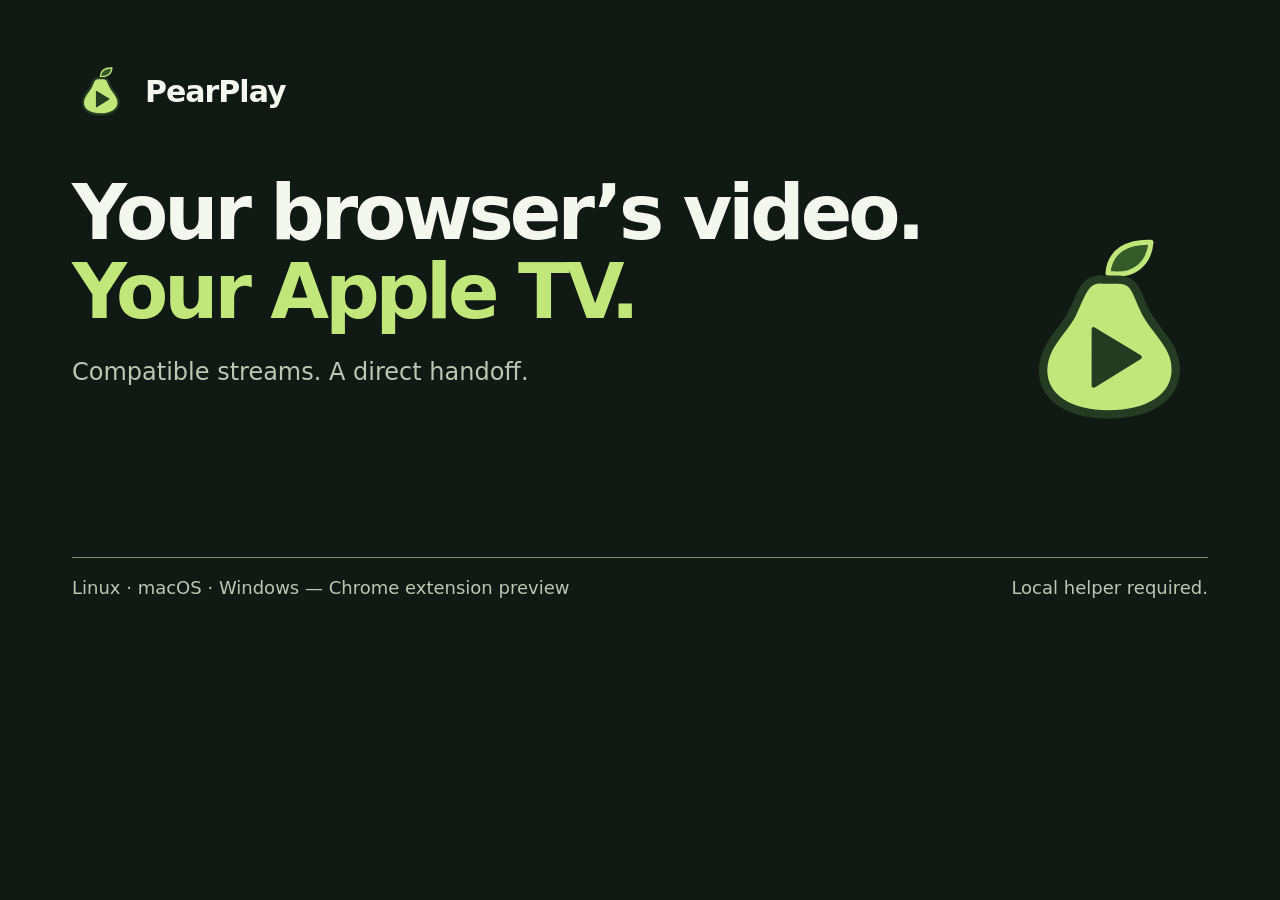
<file: assets/landing/social-preview.html>
<!doctype html><html lang="en"><meta charset="utf-8"><style>*{box-sizing:border-box}body{margin:0;font-family:system-ui,sans-serif}h1,p{margin:0}img{display:block}</style><style>body{width:1280px;height:640px;padding:62px 72px;background:#111914;color:#f4f7ed;position:relative}.brand{display:flex;align-items:center;gap:15px;font-size:30px;font-weight:650;letter-spacing:-1px}.brand img{width:58px;height:58px}h1{font-size:76px;line-height:1.04;letter-spacing:-4px;font-weight:600;margin-top:53px;max-width:860px}h1 span{color:#c1e67a}p{font-size:24px;color:#bac7b2;margin-top:27px}.bottom{position:absolute;left:72px;bottom:42px;right:72px;display:flex;justify-content:space-between;border-top:1px solid #819277;padding-top:19px;font-size:18px;color:#bac7b2}.large{position:absolute;width:215px;right:62px;top:220px}</style><div class="brand"><img src="../brand/mark.svg" alt="">PearPlay</div><h1>Your browser’s video.<br><span>Your Apple TV.</span></h1><p>Compatible streams. A direct handoff.</p><img class="large" src="../brand/mark.svg" alt=""><div class="bottom"><span>Linux · macOS · Windows — Chrome extension preview</span><span>Local helper required.</span></div></html>
</file>
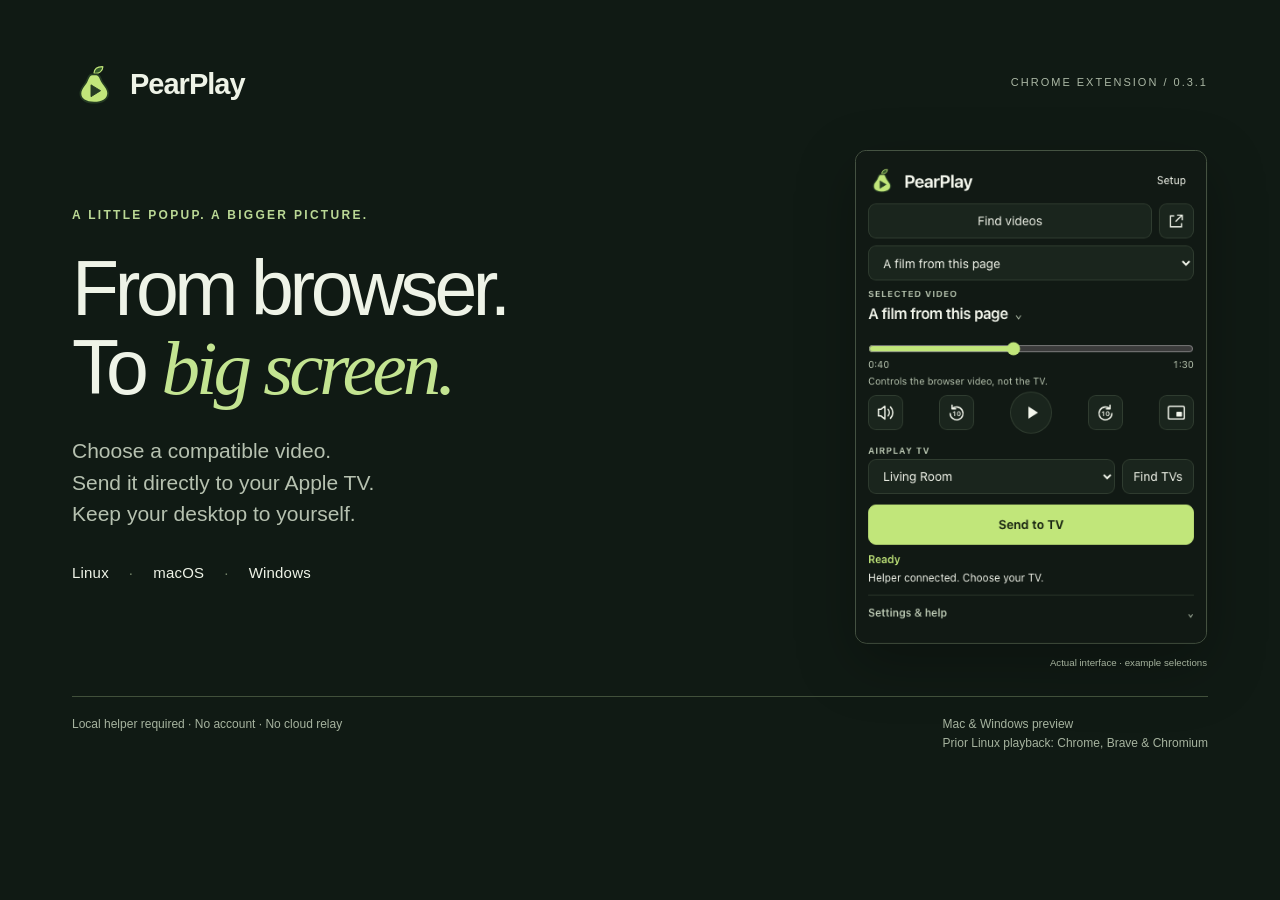
<file: assets/store/listing-dark.html>
<!doctype html><html lang="en"><head><meta charset="utf-8"><title>PearPlay — Browser to big screen</title><link rel="stylesheet" href="campaign.css"></head><body class="dark"><header><img src="../brand/mark.svg" alt="">PearPlay</header><div class="edition">Chrome extension / 0.3.1</div><main class="copy"><p class="kicker">A little popup. A bigger picture.</p><h1>From browser.<br>To <em>big screen.</em></h1><p class="description">Choose a compatible video.<br>Send it directly to your Apple TV.<br>Keep your desktop to yourself.</p><div class="platforms"><span>Linux</span><span>macOS</span><span>Windows</span></div></main><figure class="product" style="margin:0"><img src="popup-dark-viewport.png" alt="PearPlay popup, dark appearance"><small>Actual interface · example selections</small></figure><footer class="foot"><span>Local helper required · No account · No cloud relay</span><span>Mac &amp; Windows preview<br>Prior Linux playback: Chrome, Brave &amp; Chromium</span></footer></body></html>
</file>
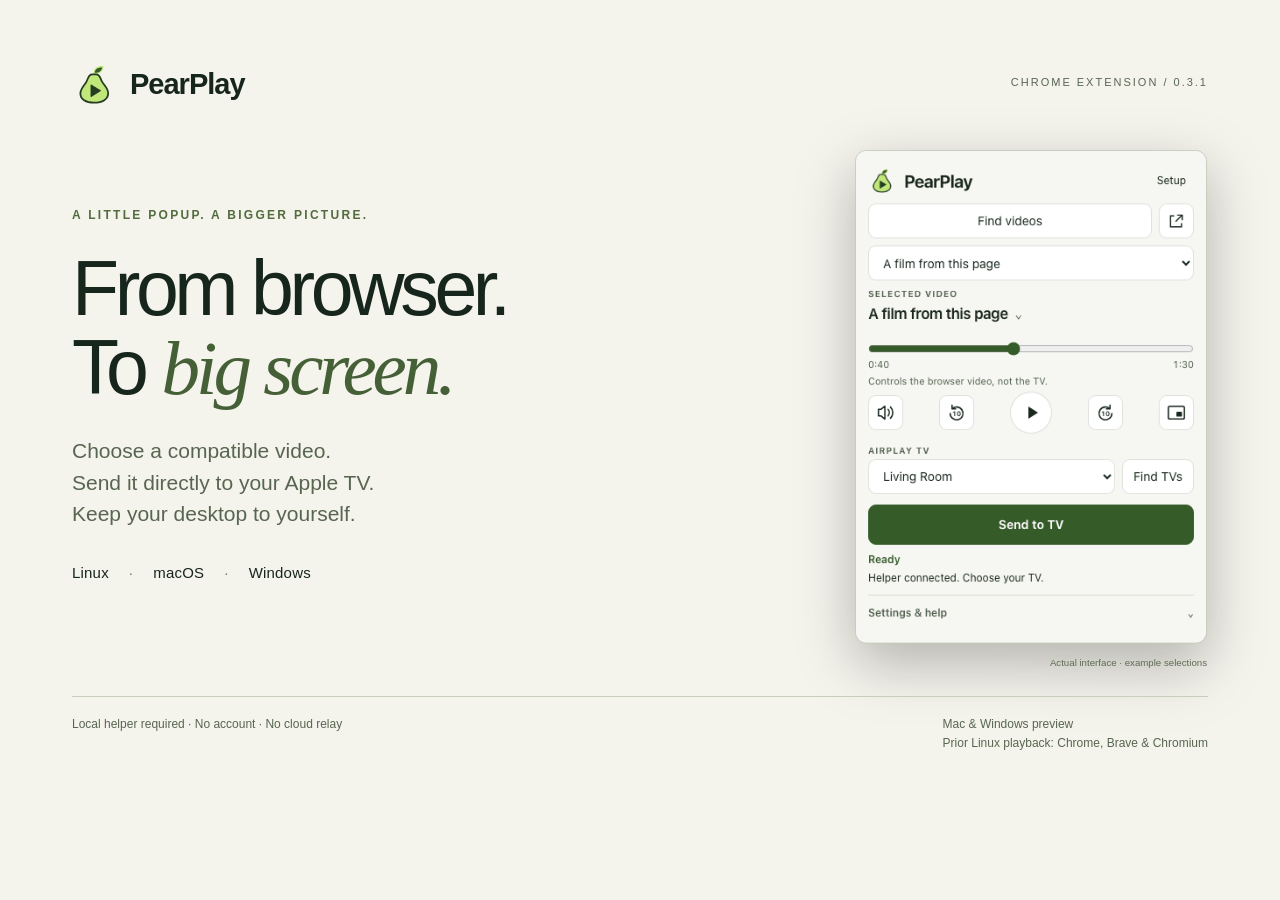
<file: assets/store/listing-light.html>
<!doctype html><html lang="en"><head><meta charset="utf-8"><title>PearPlay — Browser to big screen</title><link rel="stylesheet" href="campaign.css"></head><body class="light"><header><img src="../brand/mark.svg" alt="">PearPlay</header><div class="edition">Chrome extension / 0.3.1</div><main class="copy"><p class="kicker">A little popup. A bigger picture.</p><h1>From browser.<br>To <em>big screen.</em></h1><p class="description">Choose a compatible video.<br>Send it directly to your Apple TV.<br>Keep your desktop to yourself.</p><div class="platforms"><span>Linux</span><span>macOS</span><span>Windows</span></div></main><figure class="product" style="margin:0"><img src="popup-light-viewport.png" alt="PearPlay popup, light appearance"><small>Actual interface · example selections</small></figure><footer class="foot"><span>Local helper required · No account · No cloud relay</span><span>Mac &amp; Windows preview<br>Prior Linux playback: Chrome, Brave &amp; Chromium</span></footer></body></html>
</file>
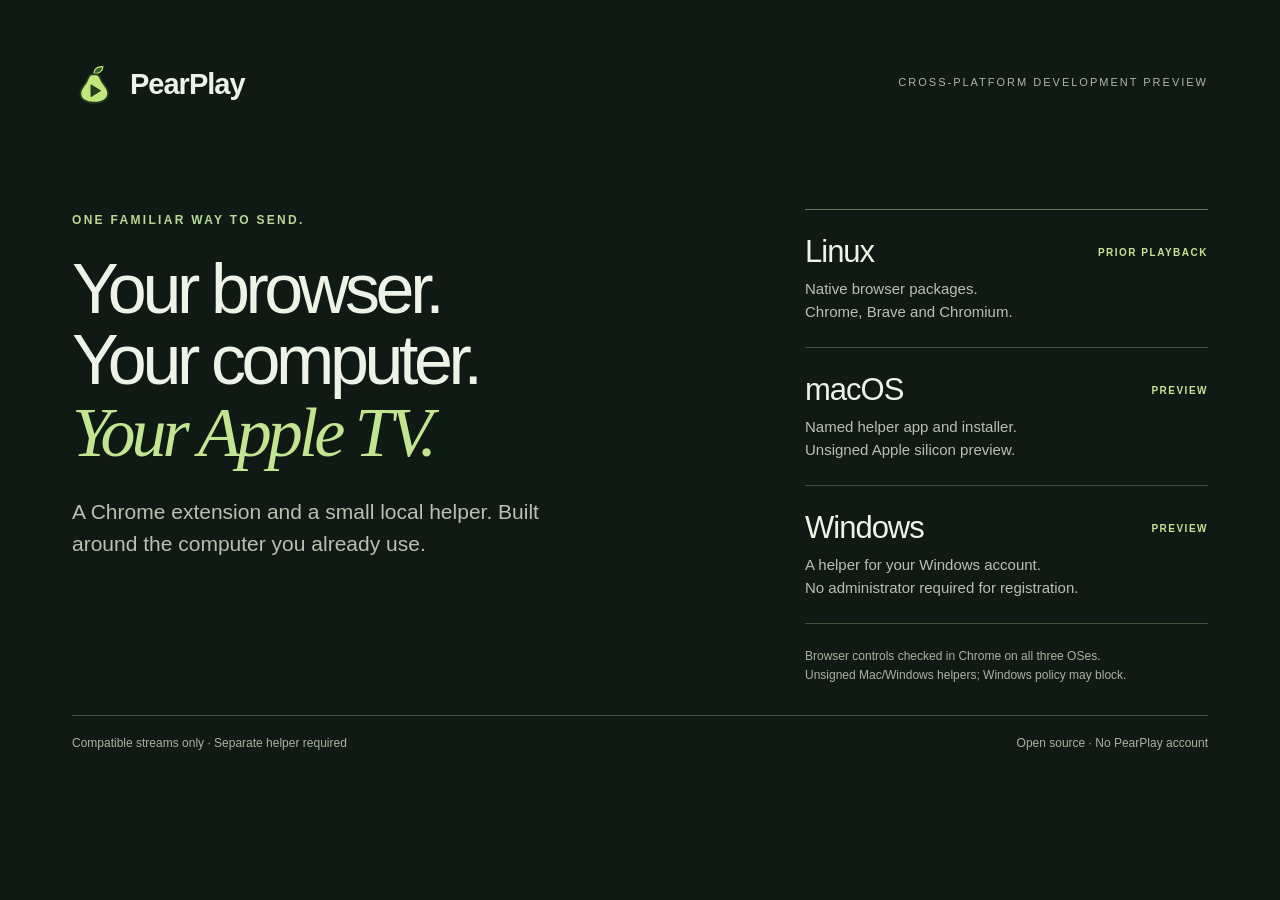
<file: assets/store/listing-platforms.html>
<!doctype html><html lang="en"><head><meta charset="utf-8"><title>PearPlay — Platforms</title><link rel="stylesheet" href="campaign.css"></head><body class="compat"><header><img src="../brand/mark.svg" alt="">PearPlay</header><div class="edition">Cross-platform development preview</div><main class="copy"><p class="kicker">One familiar way to send.</p><h1>Your browser.<br>Your computer.<br><em>Your Apple TV.</em></h1><p class="description">A Chrome extension and a small local helper. Built around the computer you already use.</p></main><div class="platform-card"><article><b>Prior playback</b><h2>Linux</h2><p>Native browser packages.<br>Chrome, Brave and Chromium.</p></article><article><b>Preview</b><h2>macOS</h2><p>Named helper app and installer.<br>Unsigned Apple silicon preview.</p></article><article><b>Preview</b><h2>Windows</h2><p>A helper for your Windows account.<br>No administrator required for registration.</p></article><aside>Browser controls checked in Chrome on all three OSes.<br>Unsigned Mac/Windows helpers; Windows policy may block.</aside></div><footer class="foot"><span>Compatible streams only · Separate helper required</span><span>Open source · No PearPlay account</span></footer></body></html>
</file>
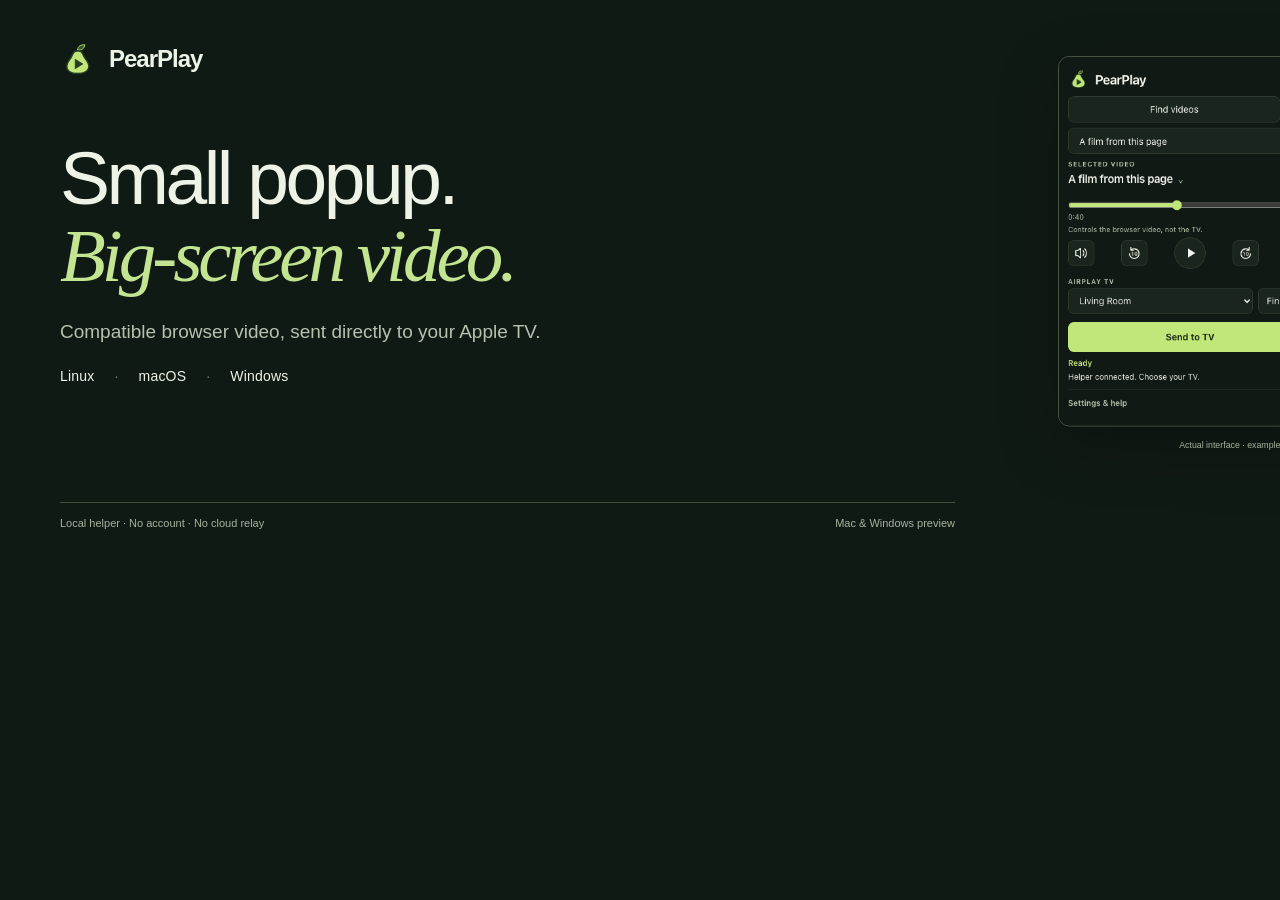
<file: assets/store/promo-marquee.html>
<!doctype html><html lang="en"><head><meta charset="utf-8"><title>PearPlay — Marquee 1400 × 560</title><link rel="stylesheet" href="campaign.css"></head><body class="marquee"><header><img src="../brand/mark.svg" alt="">PearPlay</header><main class="copy"><h1>Small popup.<br><em>Big-screen video.</em></h1><p class="description">Compatible browser video, sent directly to your Apple TV.</p><div class="platforms"><span>Linux</span><span>macOS</span><span>Windows</span></div></main><figure class="product" style="margin:0"><img src="popup-dark-viewport.png" alt="PearPlay Chrome popup"><small>Actual interface · example selections</small></figure><footer class="foot"><span>Local helper · No account · No cloud relay</span><span>Mac &amp; Windows preview</span></footer></body></html>
</file>
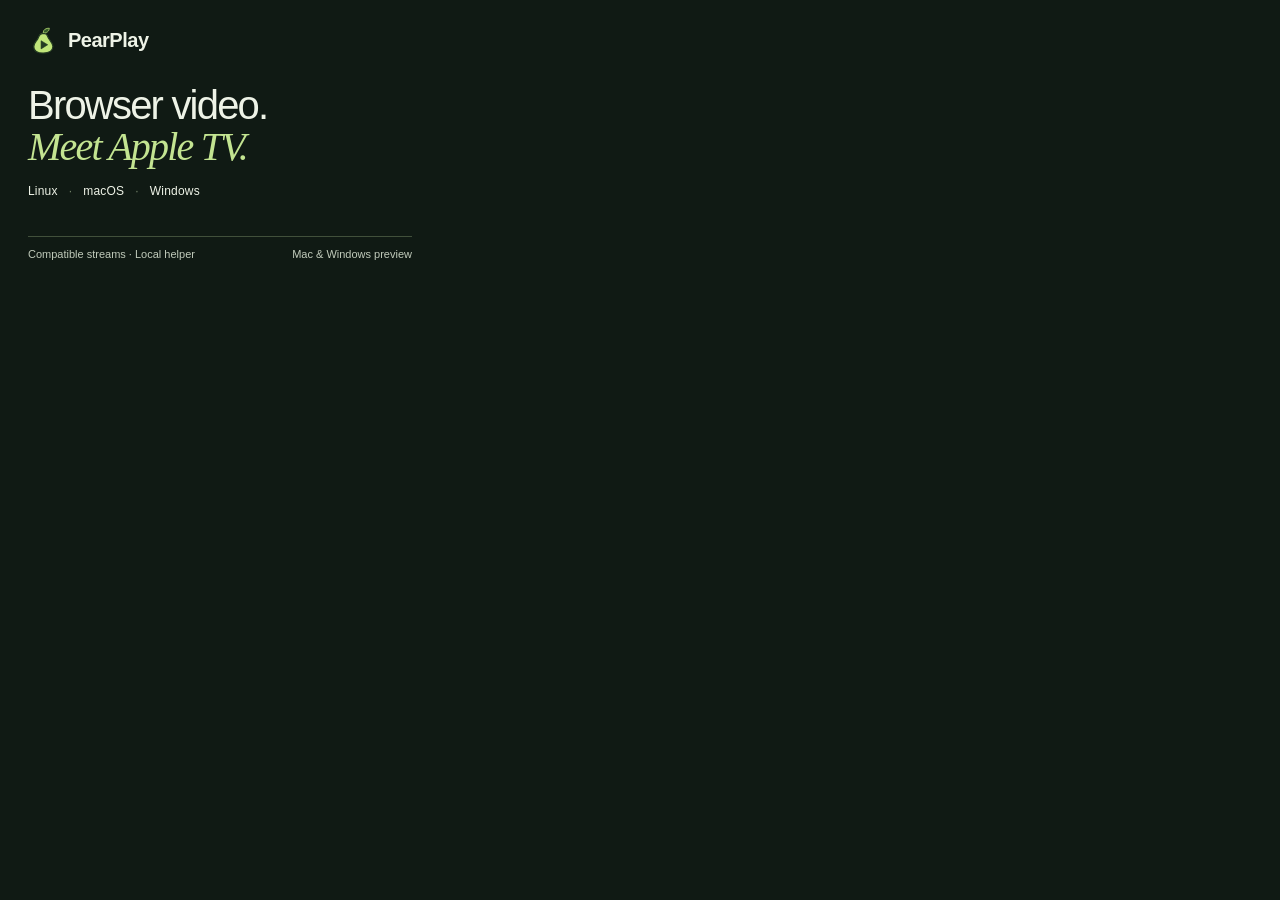
<file: assets/store/promo-small.html>
<!doctype html><html lang="en"><head><meta charset="utf-8"><title>PearPlay — Small tile 440 × 280</title><link rel="stylesheet" href="campaign.css"></head><body class="small-tile"><header><img src="../brand/mark.svg" alt="">PearPlay</header><main class="copy"><h1>Browser video.<br><em>Meet Apple TV.</em></h1><div class="platforms"><span>Linux</span><span>macOS</span><span>Windows</span></div></main><footer class="foot"><span>Compatible streams · Local helper</span><span>Mac &amp; Windows preview</span></footer></body></html>
</file>
<file: assets/store/campaign.css>
/* PearPlay 0.3 cross-platform campaign. Local assets; exact export canvases. */
*{box-sizing:border-box}html,body{margin:0}body{font-family:"Helvetica Neue",Arial,sans-serif;-webkit-font-smoothing:antialiased;color:#eef3e7;background:#101a14;width:1280px;height:800px;overflow:hidden;position:relative}body.light{background:#f4f3ec;color:#17261c}header{position:absolute;top:62px;left:72px;display:flex;align-items:center;gap:13px;font-size:29px;font-weight:600;letter-spacing:-1px}header img{width:45px;height:45px}.edition{position:absolute;right:72px;top:76px;text-transform:uppercase;letter-spacing:2px;font-size:11px;color:#aab7a4}.copy{position:absolute;left:72px;top:208px;width:565px}.kicker{font-size:12px;font-weight:600;letter-spacing:2.3px;text-transform:uppercase;color:#bad895;margin:0 0 27px}.light .kicker{color:#526c3e}h1{font-size:77px;font-weight:500;line-height:1.02;letter-spacing:-4.4px;margin:0 0 28px}h1 em{font-family:Georgia,serif;font-weight:400;letter-spacing:-4px;color:#c3e491}.light h1 em{color:#456037}.description{font-size:21px;font-weight:400;line-height:1.5;color:#b6c1b0;max-width:470px;margin:0}.light .description,.light .edition{color:#586651}.platforms{display:flex;gap:20px;align-items:center;margin-top:34px;font-size:15px;font-weight:500;letter-spacing:.2px}.platforms span+span:before{content:'·';display:inline-block;margin-right:20px;color:#728269}.foot{position:absolute;bottom:47px;left:72px;right:72px;display:flex;justify-content:space-between;border-top:1px solid #41503b;padding-top:18px;font-size:12px;line-height:1.6;color:#a6b39f}.light .foot{border-color:#c7cebc;color:#586651}.product{position:absolute;right:73px;top:150px;width:400px;transform:scale(.88);transform-origin:top right;filter:drop-shadow(0 22px 32px #0004)}.product img{width:400px;display:block;border:1px solid #53604d;border-radius:13px}.light .product img{border-color:#c2cbb7}.product small{display:block;text-align:right;color:#a5b29d;font-size:11px;margin-top:15px}.light .product small{color:#5c6b52}.platform-card{position:absolute;right:72px;top:209px;width:403px;border-top:1px solid #66765a}.platform-card article{padding:24px 0;border-bottom:1px solid #41503b}.platform-card h2{font-size:31px;letter-spacing:-1px;font-weight:500;margin:0 0 8px}.platform-card p{font-size:15px;line-height:1.5;color:#b6c1b0;margin:0}.platform-card b{font-size:10px;text-transform:uppercase;letter-spacing:1.5px;color:#c3e491;float:right;margin-top:13px}.platform-card aside{font-size:12px;line-height:1.6;margin-top:23px;color:#a6b39f}.compat .copy{top:213px;width:570px}.compat h1{font-size:70px}.compat .description{max-width:470px}.marquee{width:1400px;height:560px}.marquee header{top:41px;left:60px;font-size:24px}.marquee header img{width:36px;height:36px}.marquee .copy{left:60px;top:140px;width:770px}.marquee h1{font-size:75px;line-height:1.03;letter-spacing:-3.5px;margin-bottom:23px}.marquee .description{font-size:19px;max-width:650px}.marquee .platforms{margin-top:22px;font-size:14px}.marquee .product{right:78px;top:56px;width:300px}.marquee .product img{width:300px}.marquee .product small{font-size:10px}.marquee .foot{left:60px;right:445px;bottom:27px;font-size:11px;padding-top:12px}.small-tile{width:440px;height:280px;background:#101a14}.small-tile header{top:25px;left:28px;font-size:20px;gap:9px;letter-spacing:-.5px}.small-tile header img{width:31px;height:31px}.small-tile .copy{top:85px;left:28px;width:388px}.small-tile h1{font-size:40px;letter-spacing:-1.8px;line-height:1.02;margin-bottom:16px}.small-tile h1 em{letter-spacing:-1.8px}.small-tile .platforms{margin-top:0;gap:11px;font-size:12px}.small-tile .platforms span+span:before{margin-right:11px}.small-tile .foot{left:28px;right:28px;bottom:18px;font-size:11px;padding-top:10px;line-height:1.4;color:#c1cbbb;gap:14px}.small-tile .pear-detail{position:absolute;right:26px;top:22px;width:19px;opacity:.4}
</file>
